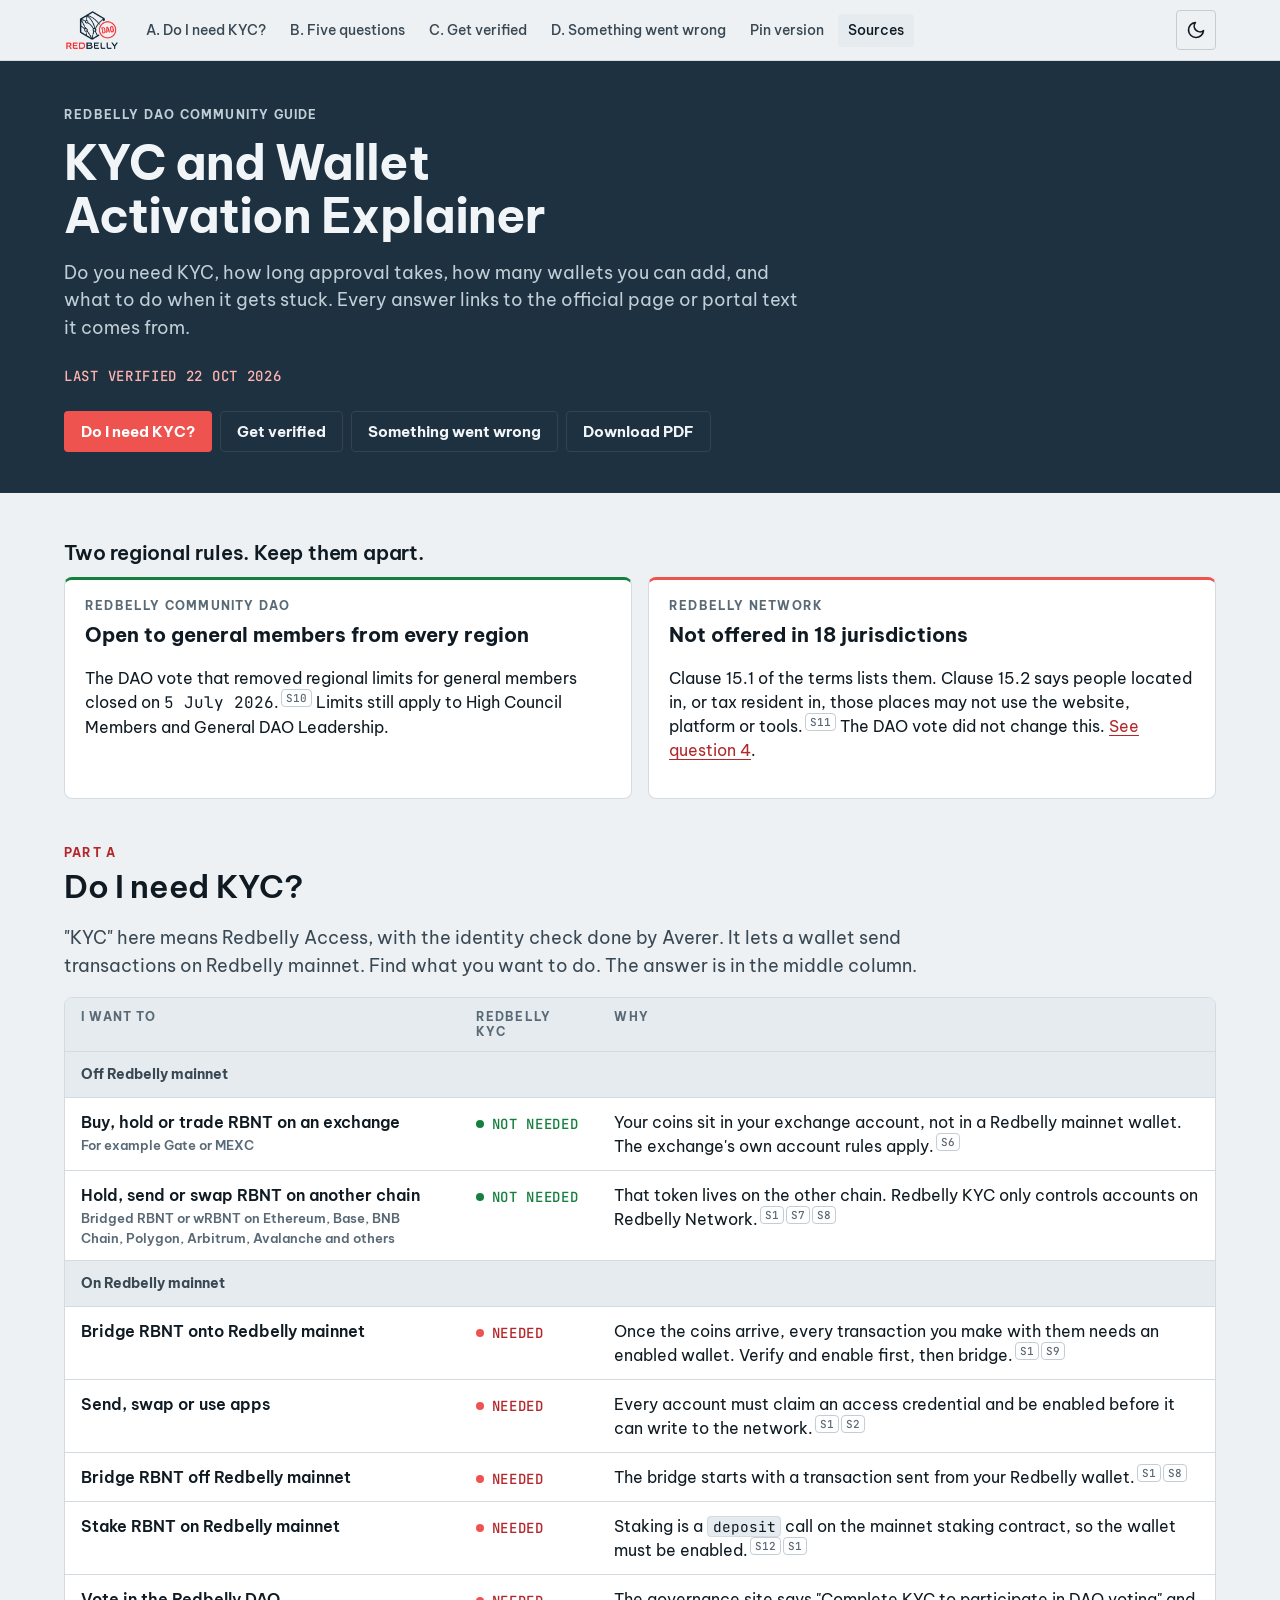
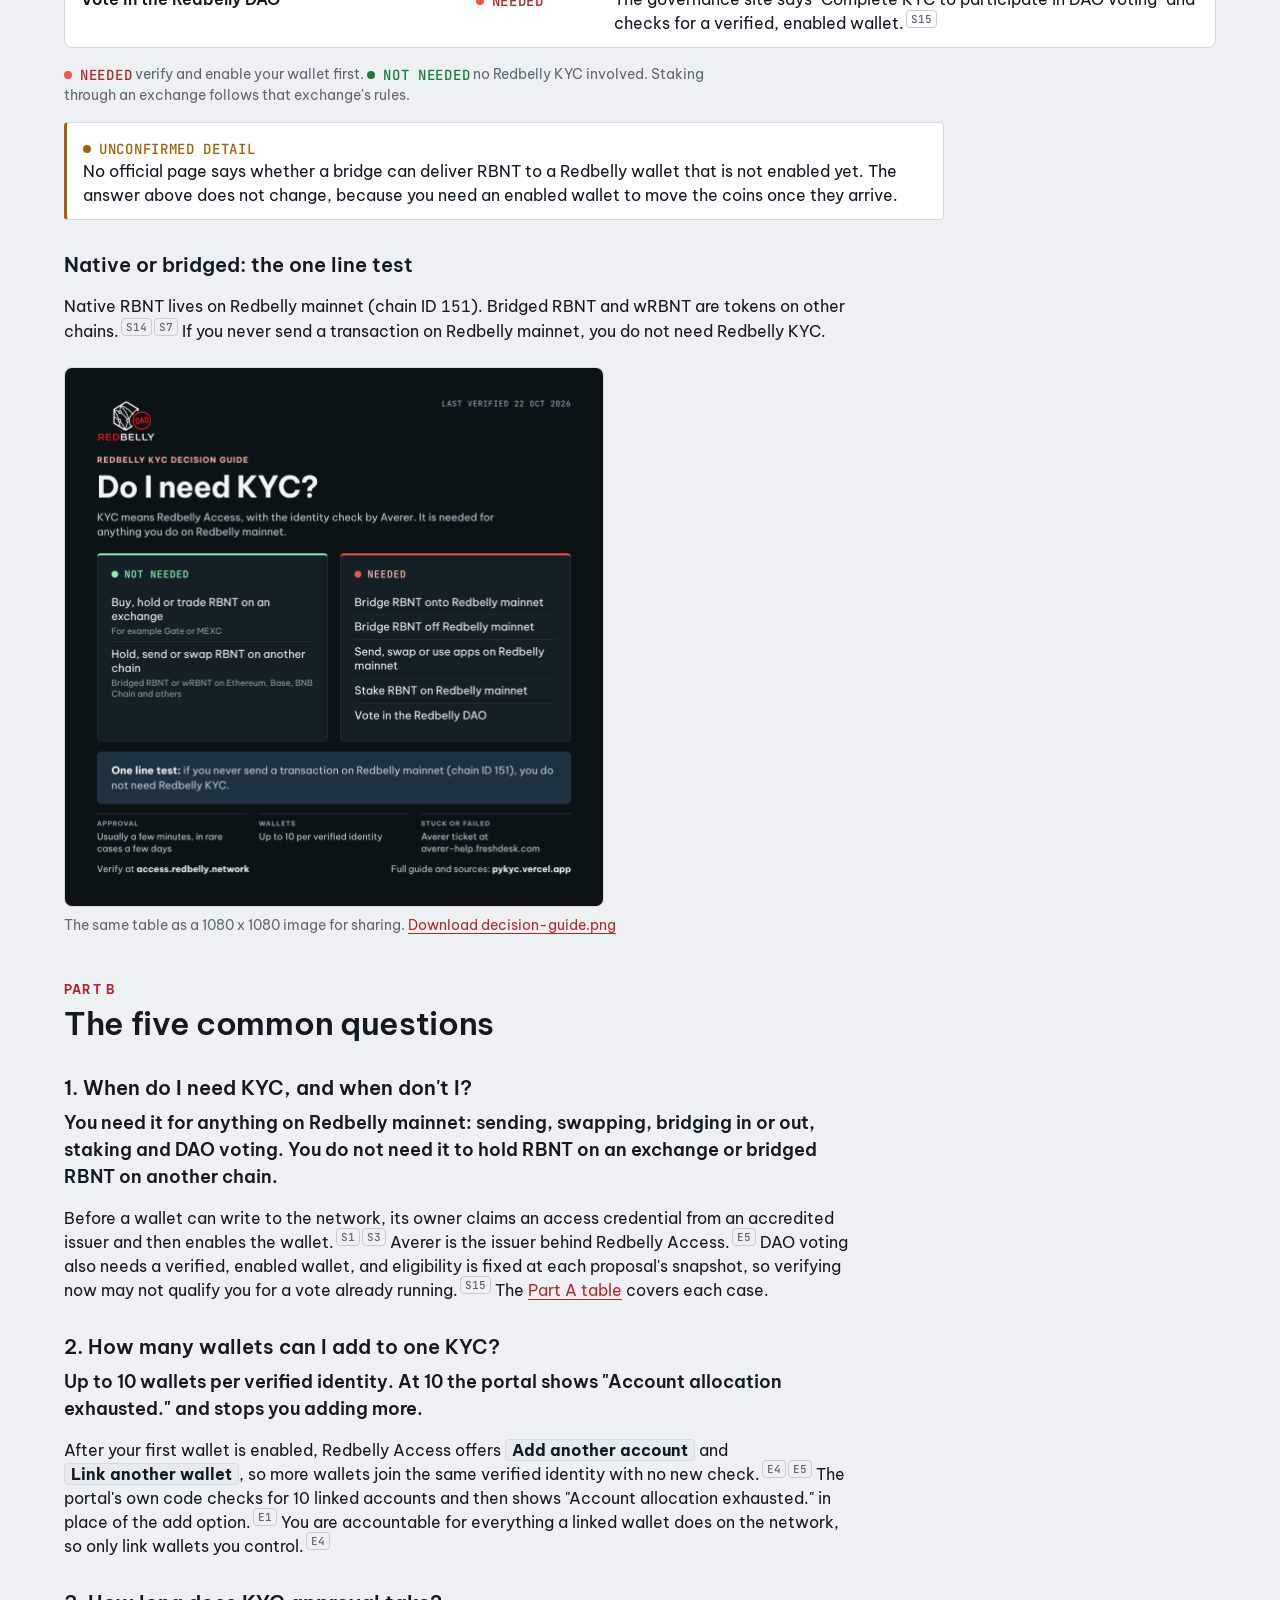
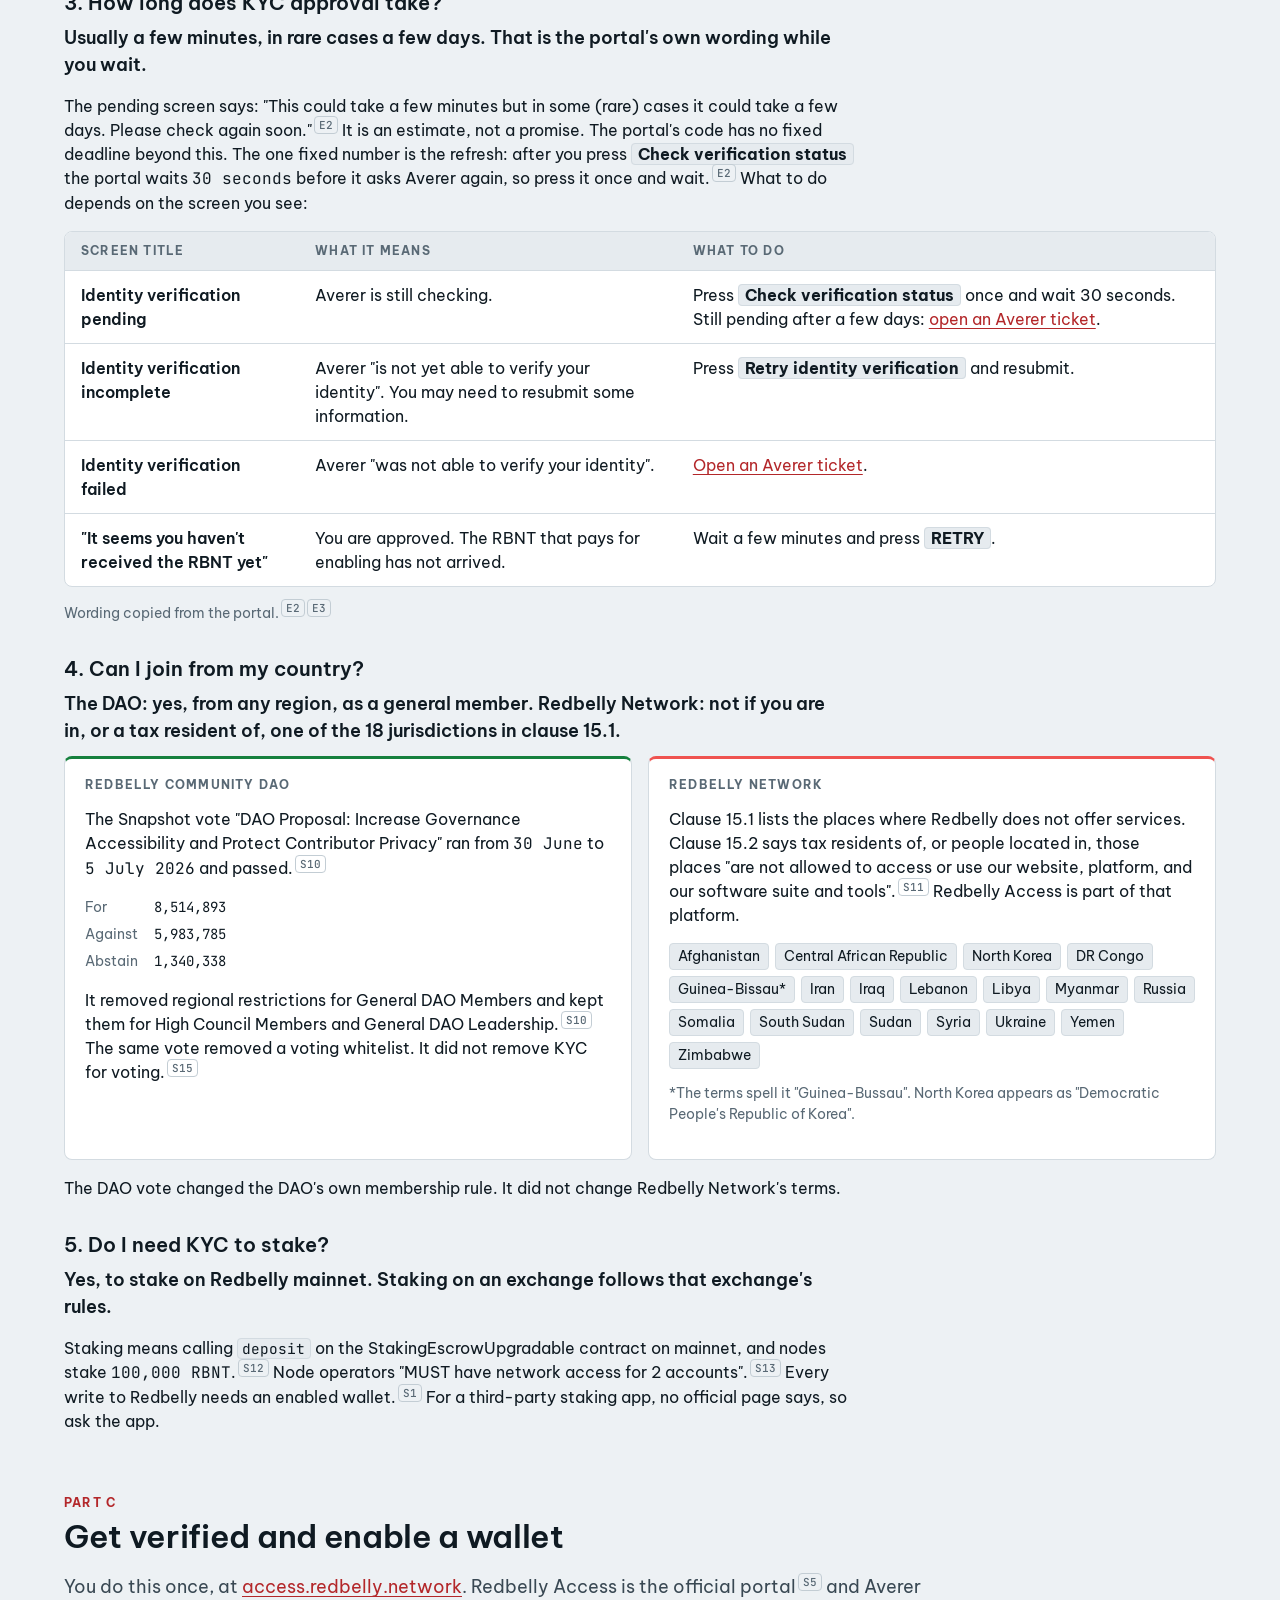
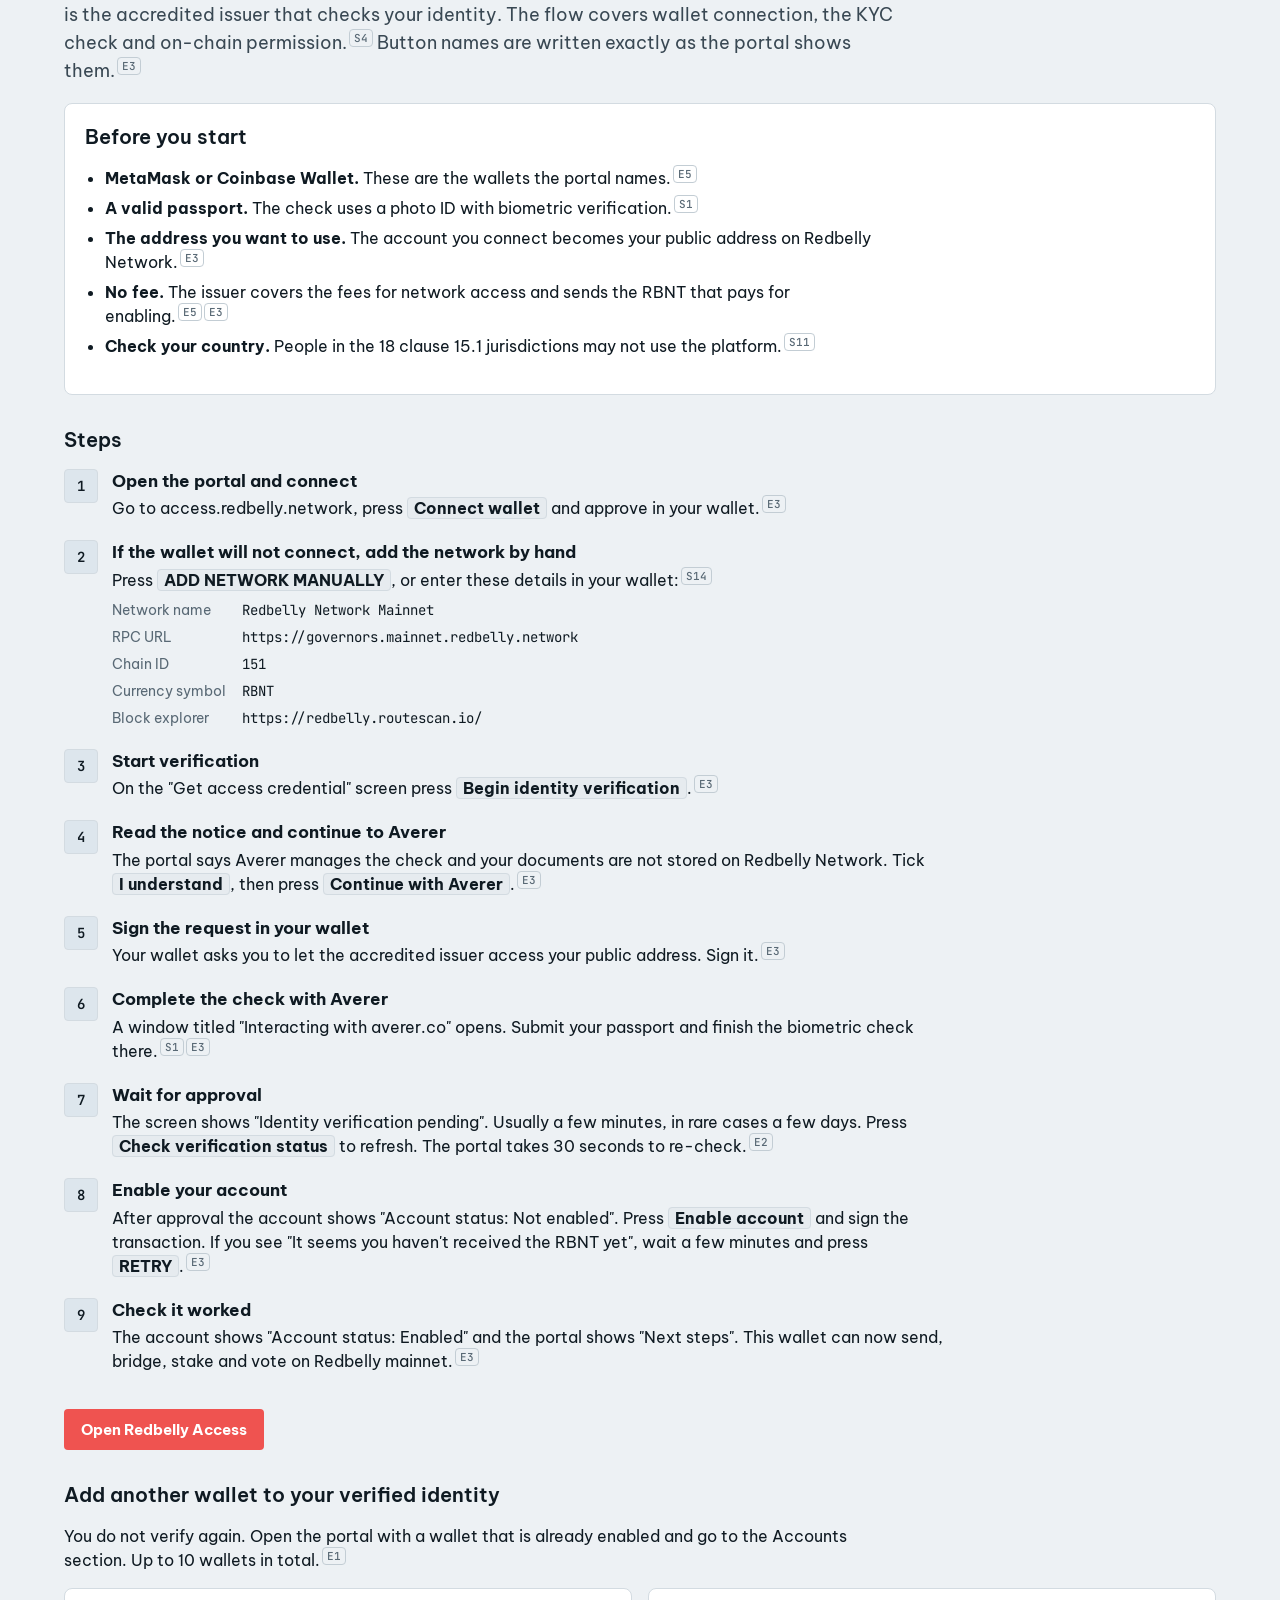
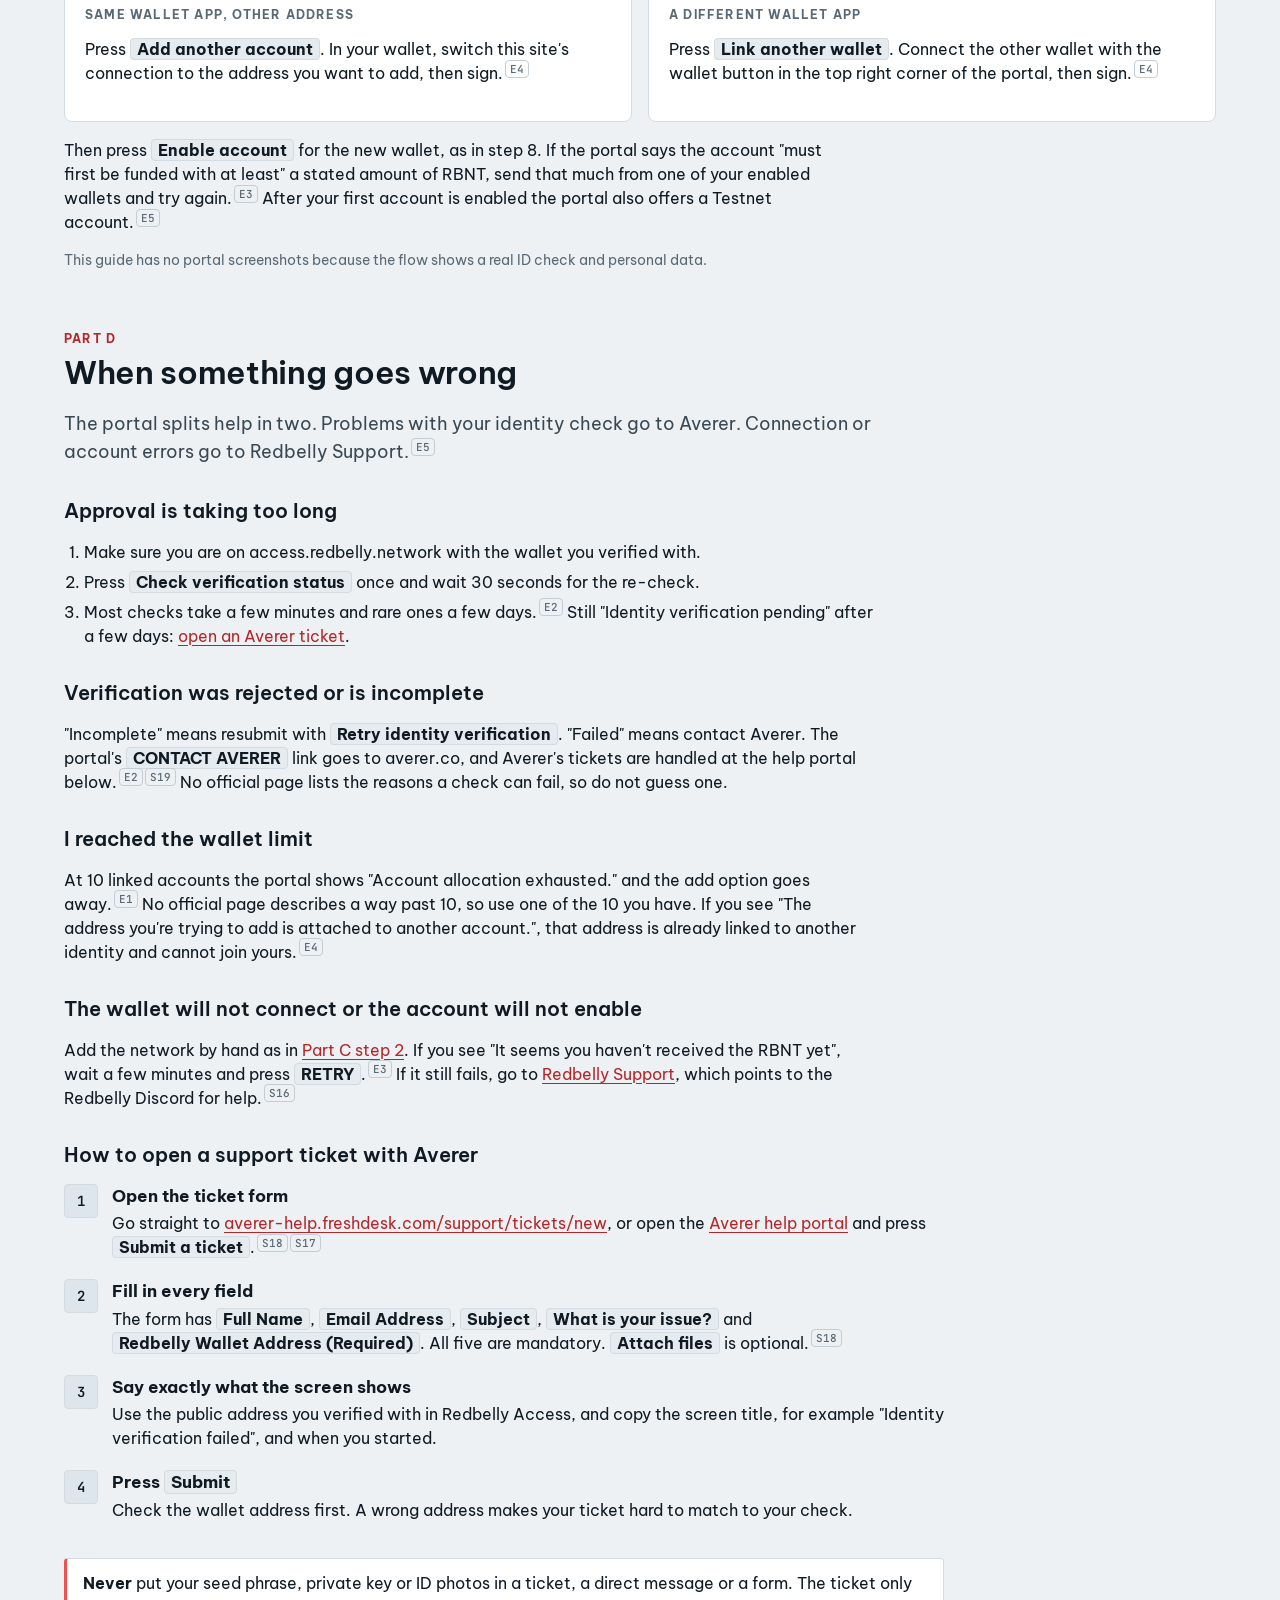
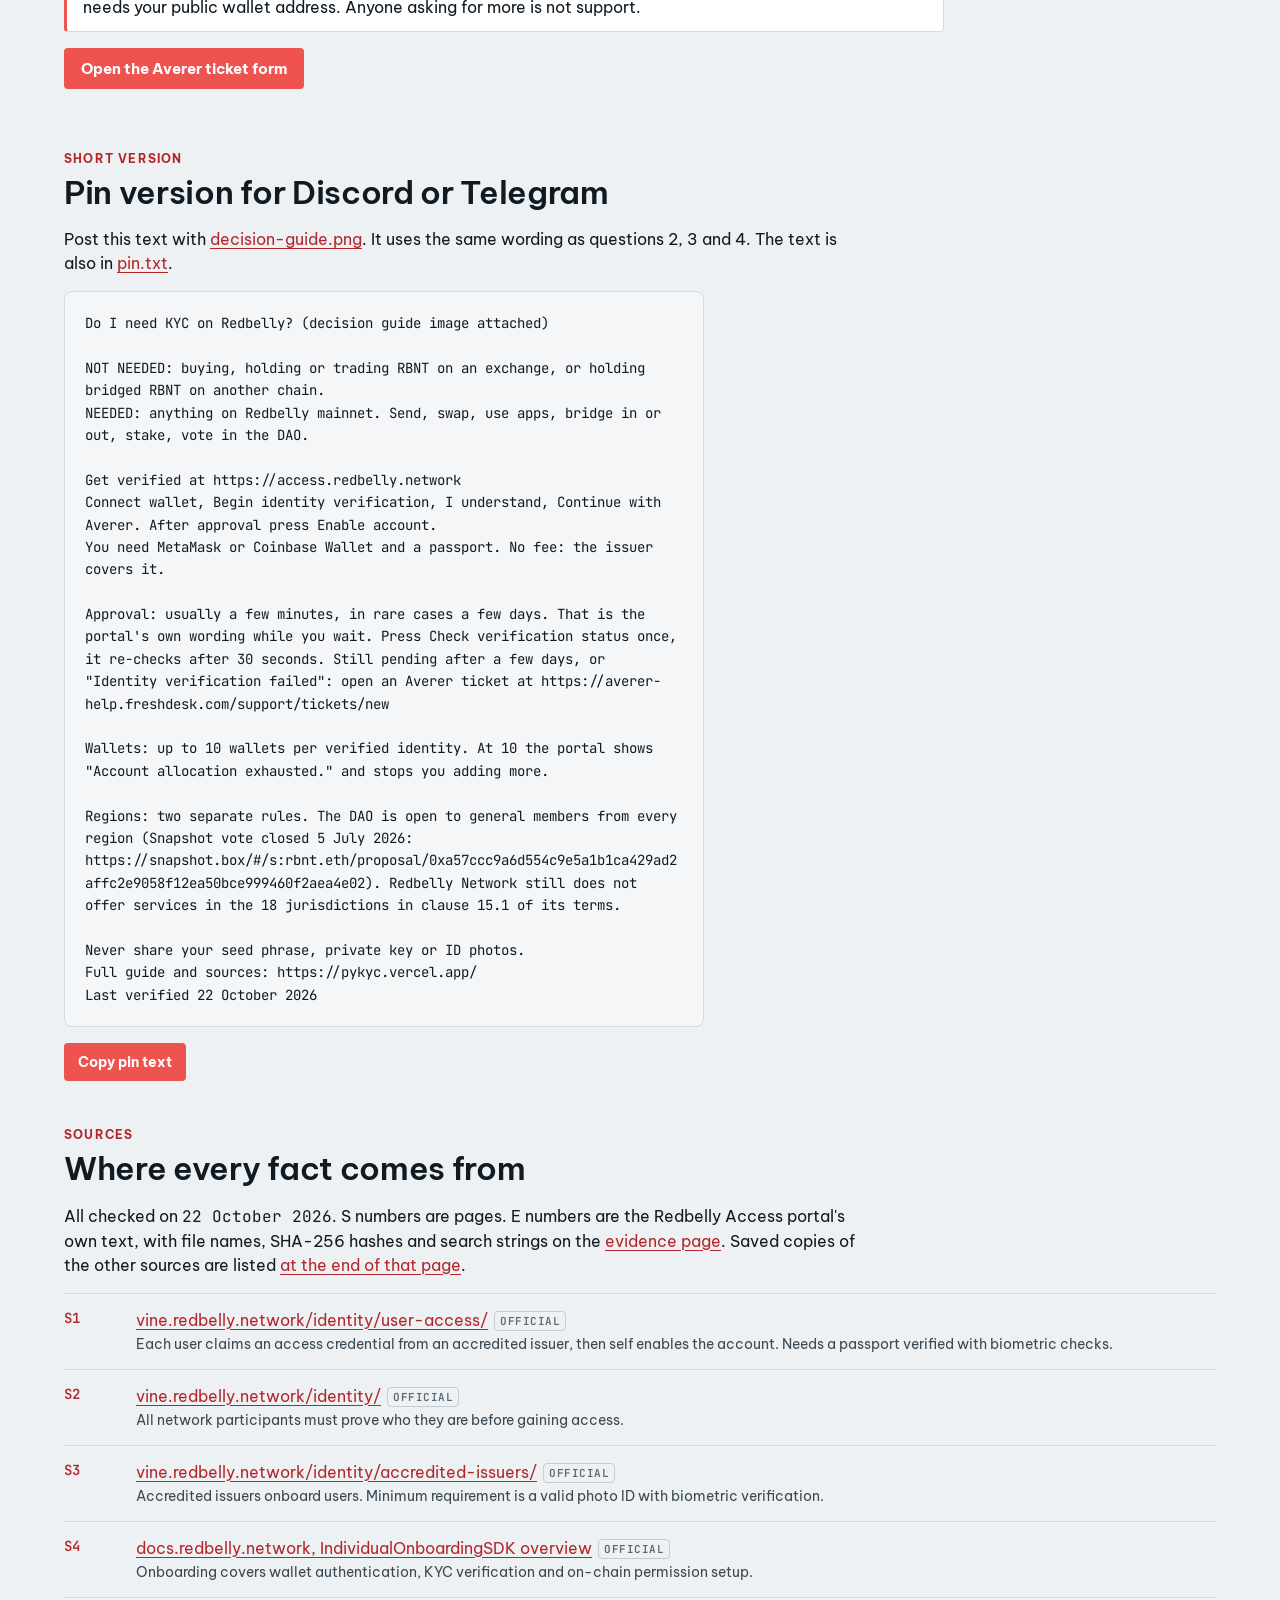
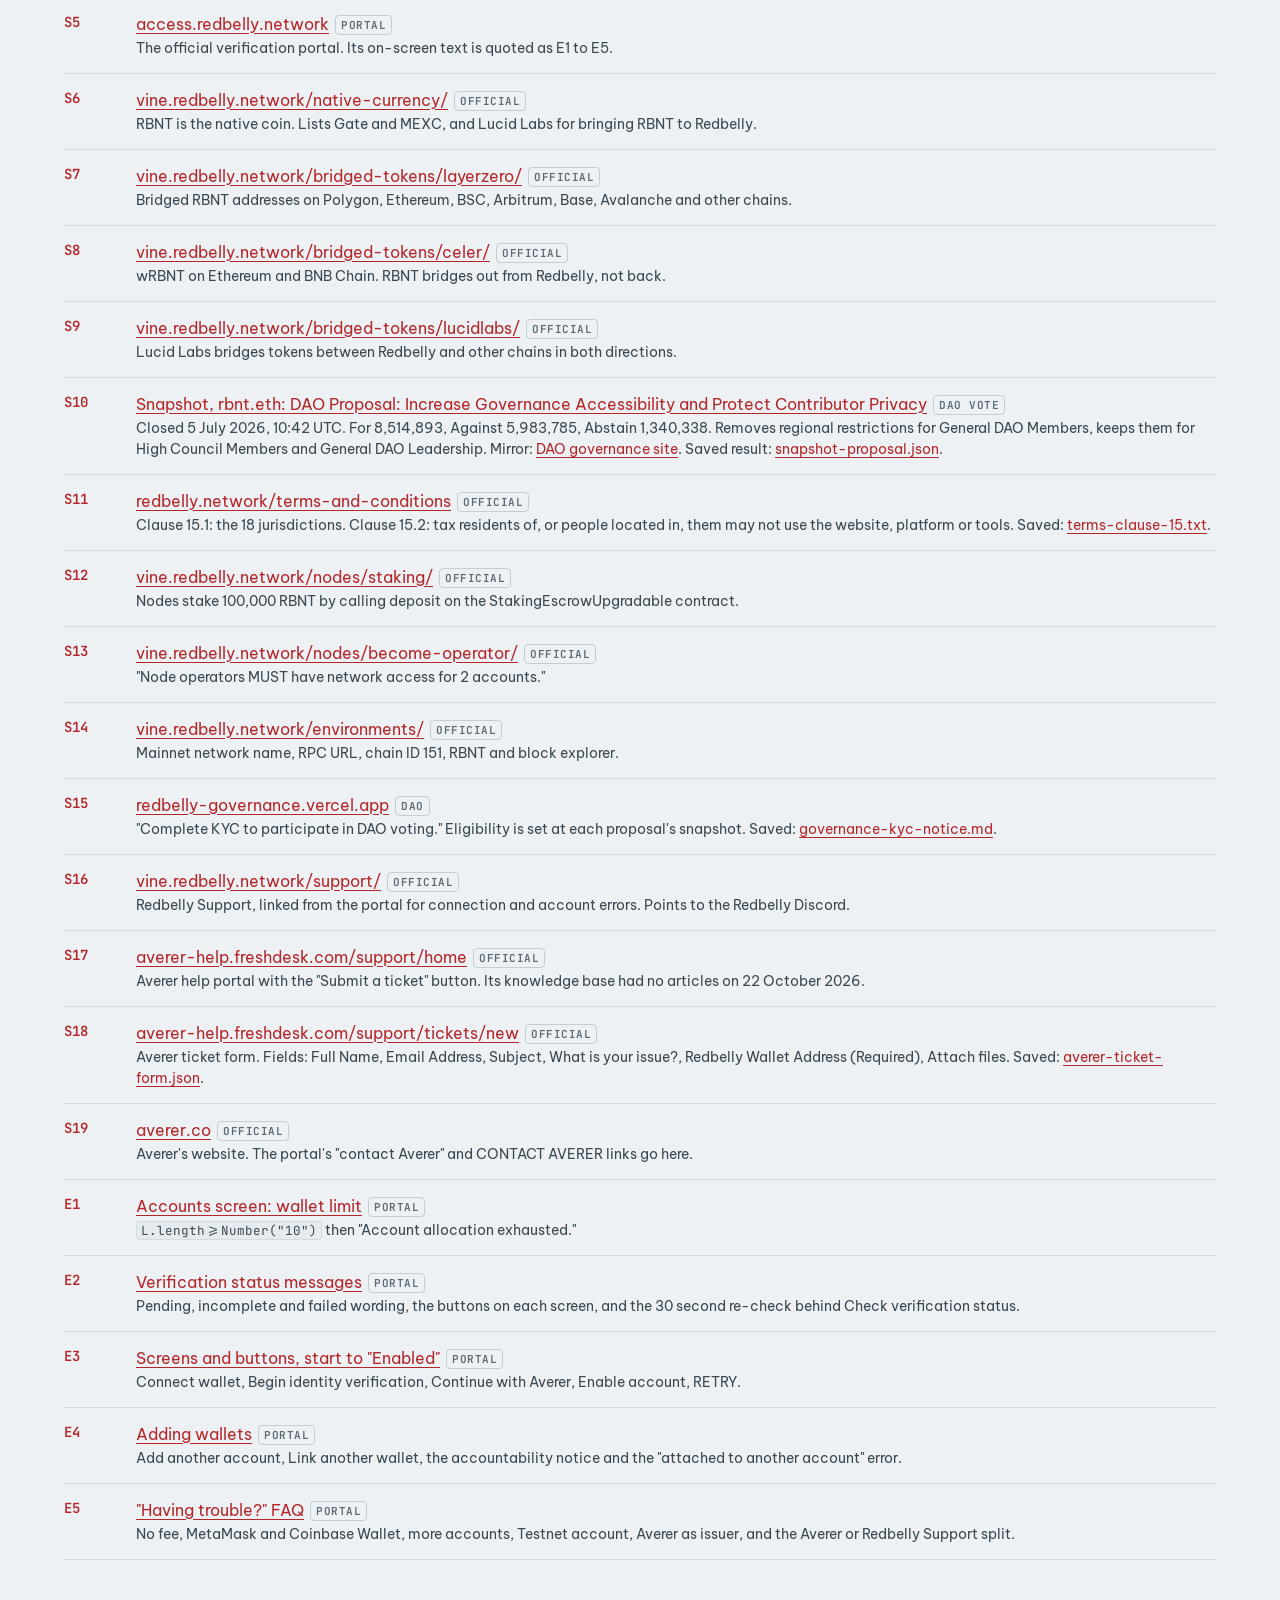
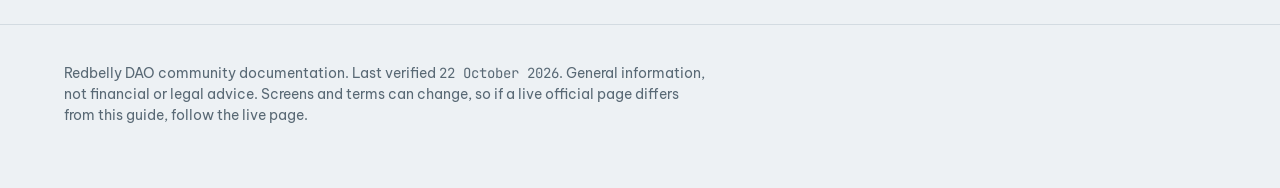
<file: index.html>
<!doctype html>
<html lang="en">
<head>
<meta charset="utf-8">
<meta name="viewport" content="width=device-width,initial-scale=1">
<title>KYC Explanation</title>
<meta name="description" content="Do you need Redbelly KYC, how long approval takes, how many wallets you can add, and what to do when verification gets stuck. Every fact links to an official source.">
<meta property="og:type" content="article">
<meta property="og:title" content="Redbelly KYC and Wallet Activation Explainer">
<meta property="og:description" content="Do I need KYC? Approval time, the 10 wallet limit, regions, and how to open an Averer ticket. Last verified 22 October 2026.">
<meta property="og:url" content="https://pykyc.vercel.app/">
<meta property="og:image" content="https://pykyc.vercel.app/img/og.png">
<meta property="og:image:width" content="1200">
<meta property="og:image:height" content="630">
<meta name="twitter:card" content="summary_large_image">
<meta name="theme-color" content="#0c1317">
<link rel="icon" type="image/png" sizes="32x32" href="img/favicon-32.png">
<link rel="icon" type="image/png" sizes="512x512" href="img/favicon-512.png">
<link rel="apple-touch-icon" href="img/apple-touch-icon.png">
<link rel="preload" href="fonts/BeVietnamPro-Regular.ttf" as="font" type="font/ttf" crossorigin>
<link rel="stylesheet" href="style.css">
<script>try{var t=localStorage.getItem("theme");if(t)document.documentElement.setAttribute("data-theme",t)}catch(e){}</script>
</head>
<body>
<a class="skip" href="#main">Skip to content</a>

<header class="bar">
  <div class="bar-in">
    <a href="#top" aria-label="Back to top">
      <img class="logo logo-for-dark" src="img/dao-logo-on-dark.png" alt="Redbelly DAO" width="56" height="40">
      <img class="logo logo-for-light" src="img/dao-logo-on-light.png" alt="Redbelly DAO" width="56" height="40">
    </a>
    <nav aria-label="Sections">
      <a href="#a">A. Do I need KYC?</a>
      <a href="#b">B. Five questions</a>
      <a href="#c">C. Get verified</a>
      <a href="#d">D. Something went wrong</a>
      <a href="#pin">Pin version</a>
      <a href="#sources">Sources</a>
    </nav>
    <button class="theme" id="theme" type="button" aria-label="Switch to light theme" title="Switch to light theme">
      <svg class="i-sun" viewBox="0 0 24 24" fill="none" stroke="currentColor" stroke-width="2" stroke-linecap="round" stroke-linejoin="round" aria-hidden="true"><circle cx="12" cy="12" r="4"/><path d="M12 2v2M12 20v2M4.93 4.93l1.41 1.41M17.66 17.66l1.41 1.41M2 12h2M20 12h2M4.93 19.07l1.41-1.41M17.66 6.34l1.41-1.41"/></svg>
      <svg class="i-moon" viewBox="0 0 24 24" fill="none" stroke="currentColor" stroke-width="2" stroke-linecap="round" stroke-linejoin="round" aria-hidden="true"><path d="M21 12.79A9 9 0 1 1 11.21 3 7 7 0 0 0 21 12.79z"/></svg>
    </button>
  </div>
</header>

<div class="hero" id="top">
  <div class="hero-in">
    <p class="kicker">Redbelly DAO community guide</p>
    <h1>KYC and Wallet Activation Explainer</h1>
    <p class="lead">Do you need KYC, how long approval takes, how many wallets you can add, and what to do when it gets stuck. Every answer links to the official page or portal text it comes from.</p>
    <p class="date">LAST VERIFIED 22 OCT 2026</p>
    <div class="actions">
      <a class="btn primary" href="#a">Do I need KYC?</a>
      <a class="btn ghost" href="#c">Get verified</a>
      <a class="btn ghost" href="#d">Something went wrong</a>
      <a class="btn ghost" href="KYC-and-Wallet-Activation-Explainer.pdf">Download PDF</a>
    </div>
  </div>
</div>

<main id="main" class="wrap">

<section aria-labelledby="regions-title">
  <h2 id="regions-title" class="h-small">Two regional rules. Keep them apart.</h2>
  <div class="grid2">
    <div class="card rule-card">
      <p class="label">Redbelly Community DAO</p>
      <p class="big">Open to general members from every region</p>
      <p>The DAO vote that removed regional limits for general members closed on <span class="mono">5 July 2026</span>.<sup class="c"><a href="#s10">S10</a></sup> Limits still apply to High Council Members and General DAO Leadership.</p>
    </div>
    <div class="card rule-card net">
      <p class="label">Redbelly Network</p>
      <p class="big">Not offered in 18 jurisdictions</p>
      <p>Clause 15.1 of the terms lists them. Clause 15.2 says people located in, or tax resident in, those places may not use the website, platform or tools.<sup class="c"><a href="#s11">S11</a></sup> The DAO vote did not change this. <a href="#b4">See question 4</a>.</p>
    </div>
  </div>
</section>

<!-- PART A -->
<section id="a" aria-labelledby="a-title">
  <p class="part">Part A</p>
  <h2 id="a-title">Do I need KYC?</h2>
  <p class="lead2">"KYC" here means Redbelly Access, with the identity check done by Averer. It lets a wallet send transactions on Redbelly mainnet. Find what you want to do. The answer is in the middle column.</p>

  <div class="tbl stack">
  <table>
    <thead><tr><th scope="col">I want to</th><th scope="col">Redbelly KYC</th><th scope="col">Why</th></tr></thead>
    <tbody>
      <tr class="group"><td colspan="3">Off Redbelly mainnet</td></tr>
      <tr>
        <td>Buy, hold or trade RBNT on an exchange<small>For example Gate or MEXC</small></td>
        <td><span class="st not">Not needed</span></td>
        <td data-l="Why">Your coins sit in your exchange account, not in a Redbelly mainnet wallet. The exchange's own account rules apply.<sup class="c"><a href="#s6">S6</a></sup></td>
      </tr>
      <tr>
        <td>Hold, send or swap RBNT on another chain<small>Bridged RBNT or wRBNT on Ethereum, Base, BNB Chain, Polygon, Arbitrum, Avalanche and others</small></td>
        <td><span class="st not">Not needed</span></td>
        <td data-l="Why">That token lives on the other chain. Redbelly KYC only controls accounts on Redbelly Network.<sup class="c"><a href="#s1">S1</a></sup><sup class="c"><a href="#s7">S7</a></sup><sup class="c"><a href="#s8">S8</a></sup></td>
      </tr>
      <tr class="group"><td colspan="3">On Redbelly mainnet</td></tr>
      <tr>
        <td>Bridge RBNT onto Redbelly mainnet</td>
        <td><span class="st need">Needed</span></td>
        <td data-l="Why">Once the coins arrive, every transaction you make with them needs an enabled wallet. Verify and enable first, then bridge.<sup class="c"><a href="#s1">S1</a></sup><sup class="c"><a href="#s9">S9</a></sup></td>
      </tr>
      <tr>
        <td>Send, swap or use apps</td>
        <td><span class="st need">Needed</span></td>
        <td data-l="Why">Every account must claim an access credential and be enabled before it can write to the network.<sup class="c"><a href="#s1">S1</a></sup><sup class="c"><a href="#s2">S2</a></sup></td>
      </tr>
      <tr>
        <td>Bridge RBNT off Redbelly mainnet</td>
        <td><span class="st need">Needed</span></td>
        <td data-l="Why">The bridge starts with a transaction sent from your Redbelly wallet.<sup class="c"><a href="#s1">S1</a></sup><sup class="c"><a href="#s8">S8</a></sup></td>
      </tr>
      <tr>
        <td>Stake RBNT on Redbelly mainnet</td>
        <td><span class="st need">Needed</span></td>
        <td data-l="Why">Staking is a <code>deposit</code> call on the mainnet staking contract, so the wallet must be enabled.<sup class="c"><a href="#s12">S12</a></sup><sup class="c"><a href="#s1">S1</a></sup></td>
      </tr>
      <tr>
        <td>Vote in the Redbelly DAO</td>
        <td><span class="st need">Needed</span></td>
        <td data-l="Why">The governance site says "Complete KYC to participate in DAO voting" and checks for a verified, enabled wallet.<sup class="c"><a href="#s15">S15</a></sup></td>
      </tr>
    </tbody>
  </table>
  </div>
  <p class="small muted"><span class="st need">Needed</span> verify and enable your wallet first. <span class="st not">Not needed</span> no Redbelly KYC involved. Staking through an exchange follows that exchange's rules.</p>

  <div class="note"><span class="st unc">Unconfirmed detail</span><br>No official page says whether a bridge can deliver RBNT to a Redbelly wallet that is not enabled yet. The answer above does not change, because you need an enabled wallet to move the coins once they arrive.</div>

  <h3>Native or bridged: the one line test</h3>
  <p>Native RBNT lives on Redbelly mainnet (chain ID <span class="mono">151</span>). Bridged RBNT and wRBNT are tokens on other chains.<sup class="c"><a href="#s14">S14</a></sup><sup class="c"><a href="#s7">S7</a></sup> If you never send a transaction on Redbelly mainnet, you do not need Redbelly KYC.</p>

  <figure style="margin:24px 0 0">
    <img class="guide" src="decision-guide.png" alt="Decision guide. Not needed: RBNT on an exchange, bridged RBNT on another chain. Needed: bridging onto or off Redbelly mainnet, sending or using apps, staking, DAO voting. Last verified 22 October 2026." width="1080" height="1080" loading="lazy">
    <figcaption class="small muted" style="margin-top:8px">The same table as a 1080 x 1080 image for sharing. <a href="decision-guide.png" download>Download decision-guide.png</a></figcaption>
  </figure>
</section>

<!-- PART B -->
<section id="b" aria-labelledby="b-title">
  <p class="part">Part B</p>
  <h2 id="b-title">The five common questions</h2>

  <h3 id="b1">1. When do I need KYC, and when don't I?</h3>
  <p class="answer">You need it for anything on Redbelly mainnet: sending, swapping, bridging in or out, staking and DAO voting. You do not need it to hold RBNT on an exchange or bridged RBNT on another chain.</p>
  <p>Before a wallet can write to the network, its owner claims an access credential from an accredited issuer and then enables the wallet.<sup class="c"><a href="#s1">S1</a></sup><sup class="c"><a href="#s3">S3</a></sup> Averer is the issuer behind Redbelly Access.<sup class="c"><a href="#e5">E5</a></sup> DAO voting also needs a verified, enabled wallet, and eligibility is fixed at each proposal's snapshot, so verifying now may not qualify you for a vote already running.<sup class="c"><a href="#s15">S15</a></sup> The <a href="#a">Part A table</a> covers each case.</p>

  <h3 id="b2">2. How many wallets can I add to one KYC?</h3>
  <p class="answer">Up to 10 wallets per verified identity. At 10 the portal shows "Account allocation exhausted." and stops you adding more.</p>
  <p>After your first wallet is enabled, Redbelly Access offers <span class="ui">Add another account</span> and <span class="ui">Link another wallet</span>, so more wallets join the same verified identity with no new check.<sup class="c"><a href="#e4">E4</a></sup><sup class="c"><a href="#e5">E5</a></sup> The portal's own code checks for 10 linked accounts and then shows "Account allocation exhausted." in place of the add option.<sup class="c"><a href="#e1">E1</a></sup> You are accountable for everything a linked wallet does on the network, so only link wallets you control.<sup class="c"><a href="#e4">E4</a></sup></p>

  <h3 id="b3">3. How long does KYC approval take?</h3>
  <p class="answer">Usually a few minutes, in rare cases a few days. That is the portal's own wording while you wait.</p>
  <p>The pending screen says: "This could take a few minutes but in some (rare) cases it could take a few days. Please check again soon."<sup class="c"><a href="#e2">E2</a></sup> It is an estimate, not a promise. The portal's code has no fixed deadline beyond this. The one fixed number is the refresh: after you press <span class="ui">Check verification status</span> the portal waits <span class="mono">30 seconds</span> before it asks Averer again, so press it once and wait.<sup class="c"><a href="#e2">E2</a></sup> What to do depends on the screen you see:</p>
  <div class="tbl stack">
  <table>
    <thead><tr><th scope="col">Screen title</th><th scope="col">What it means</th><th scope="col">What to do</th></tr></thead>
    <tbody>
      <tr><td>Identity verification pending</td><td data-l="What it means">Averer is still checking.</td><td data-l="What to do">Press <span class="ui">Check verification status</span> once and wait 30 seconds. Still pending after a few days: <a href="#d-ticket">open an Averer ticket</a>.</td></tr>
      <tr><td>Identity verification incomplete</td><td data-l="What it means">Averer "is not yet able to verify your identity". You may need to resubmit some information.</td><td data-l="What to do">Press <span class="ui">Retry identity verification</span> and resubmit.</td></tr>
      <tr><td>Identity verification failed</td><td data-l="What it means">Averer "was not able to verify your identity".</td><td data-l="What to do"><a href="#d-ticket">Open an Averer ticket</a>.</td></tr>
      <tr><td>"It seems you haven't received the RBNT yet"</td><td data-l="What it means">You are approved. The RBNT that pays for enabling has not arrived.</td><td data-l="What to do">Wait a few minutes and press <span class="ui">RETRY</span>.</td></tr>
    </tbody>
  </table>
  </div>
  <p class="small muted">Wording copied from the portal.<sup class="c"><a href="#e2">E2</a></sup><sup class="c"><a href="#e3">E3</a></sup></p>

  <h3 id="b4">4. Can I join from my country?</h3>
  <p class="answer">The DAO: yes, from any region, as a general member. Redbelly Network: not if you are in, or a tax resident of, one of the 18 jurisdictions in clause 15.1.</p>
  <div class="grid2">
    <div class="card rule-card">
      <p class="label">Redbelly Community DAO</p>
      <p>The Snapshot vote "DAO Proposal: Increase Governance Accessibility and Protect Contributor Privacy" ran from <span class="mono">30 June</span> to <span class="mono">5 July 2026</span> and passed.<sup class="c"><a href="#s10">S10</a></sup></p>
      <dl class="kv">
        <dt>For</dt><dd>8,514,893</dd>
        <dt>Against</dt><dd>5,983,785</dd>
        <dt>Abstain</dt><dd>1,340,338</dd>
      </dl>
      <p>It removed regional restrictions for General DAO Members and kept them for High Council Members and General DAO Leadership.<sup class="c"><a href="#s10">S10</a></sup> The same vote removed a voting whitelist. It did not remove KYC for voting.<sup class="c"><a href="#s15">S15</a></sup></p>
    </div>
    <div class="card rule-card net">
      <p class="label">Redbelly Network</p>
      <p>Clause 15.1 lists the places where Redbelly does not offer services. Clause 15.2 says tax residents of, or people located in, those places "are not allowed to access or use our website, platform, and our software suite and tools".<sup class="c"><a href="#s11">S11</a></sup> Redbelly Access is part of that platform.</p>
      <ul class="chips" aria-label="Clause 15.1 jurisdictions">
        <li>Afghanistan</li><li>Central African Republic</li><li>North Korea</li><li>DR Congo</li><li>Guinea-Bissau*</li><li>Iran</li><li>Iraq</li><li>Lebanon</li><li>Libya</li><li>Myanmar</li><li>Russia</li><li>Somalia</li><li>South Sudan</li><li>Sudan</li><li>Syria</li><li>Ukraine</li><li>Yemen</li><li>Zimbabwe</li>
      </ul>
      <p class="small muted">*The terms spell it "Guinea-Bussau". North Korea appears as "Democratic People's Republic of Korea".</p>
    </div>
  </div>
  <p>The DAO vote changed the DAO's own membership rule. It did not change Redbelly Network's terms.</p>

  <h3 id="b5">5. Do I need KYC to stake?</h3>
  <p class="answer">Yes, to stake on Redbelly mainnet. Staking on an exchange follows that exchange's rules.</p>
  <p>Staking means calling <code>deposit</code> on the StakingEscrowUpgradable contract on mainnet, and nodes stake <span class="mono">100,000 RBNT</span>.<sup class="c"><a href="#s12">S12</a></sup> Node operators "MUST have network access for 2 accounts".<sup class="c"><a href="#s13">S13</a></sup> Every write to Redbelly needs an enabled wallet.<sup class="c"><a href="#s1">S1</a></sup> For a third-party staking app, no official page says, so ask the app.</p>
</section>

<!-- PART C -->
<section id="c" aria-labelledby="c-title">
  <p class="part">Part C</p>
  <h2 id="c-title">Get verified and enable a wallet</h2>
  <p class="lead2">You do this once, at <a href="https://access.redbelly.network/">access.redbelly.network</a>. Redbelly Access is the official portal<sup class="c"><a href="#s5">S5</a></sup> and Averer is the accredited issuer that checks your identity. The flow covers wallet connection, the KYC check and on-chain permission.<sup class="c"><a href="#s4">S4</a></sup> Button names are written exactly as the portal shows them.<sup class="c"><a href="#e3">E3</a></sup></p>

  <div class="card" style="margin:16px 0 24px">
    <h3>Before you start</h3>
    <ul>
      <li><strong>MetaMask or Coinbase Wallet.</strong> These are the wallets the portal names.<sup class="c"><a href="#e5">E5</a></sup></li>
      <li><strong>A valid passport.</strong> The check uses a photo ID with biometric verification.<sup class="c"><a href="#s1">S1</a></sup></li>
      <li><strong>The address you want to use.</strong> The account you connect becomes your public address on Redbelly Network.<sup class="c"><a href="#e3">E3</a></sup></li>
      <li><strong>No fee.</strong> The issuer covers the fees for network access and sends the RBNT that pays for enabling.<sup class="c"><a href="#e5">E5</a></sup><sup class="c"><a href="#e3">E3</a></sup></li>
      <li><strong>Check your country.</strong> People in the 18 clause 15.1 jurisdictions may not use the platform.<sup class="c"><a href="#s11">S11</a></sup></li>
    </ul>
  </div>

  <h3>Steps</h3>
  <ol class="steps">
    <li><strong>Open the portal and connect</strong>Go to access.redbelly.network, press <span class="ui">Connect wallet</span> and approve in your wallet.<sup class="c"><a href="#e3">E3</a></sup></li>
    <li><strong>If the wallet will not connect, add the network by hand</strong>Press <span class="ui">ADD NETWORK MANUALLY</span>, or enter these details in your wallet:<sup class="c"><a href="#s14">S14</a></sup>
      <dl class="kv">
        <dt>Network name</dt><dd>Redbelly Network Mainnet</dd>
        <dt>RPC URL</dt><dd>https://governors.mainnet.redbelly.network</dd>
        <dt>Chain ID</dt><dd>151</dd>
        <dt>Currency symbol</dt><dd>RBNT</dd>
        <dt>Block explorer</dt><dd>https://redbelly.routescan.io/</dd>
      </dl>
    </li>
    <li><strong>Start verification</strong>On the "Get access credential" screen press <span class="ui">Begin identity verification</span>.<sup class="c"><a href="#e3">E3</a></sup></li>
    <li><strong>Read the notice and continue to Averer</strong>The portal says Averer manages the check and your documents are not stored on Redbelly Network. Tick <span class="ui">I understand</span>, then press <span class="ui">Continue with Averer</span>.<sup class="c"><a href="#e3">E3</a></sup></li>
    <li><strong>Sign the request in your wallet</strong>Your wallet asks you to let the accredited issuer access your public address. Sign it.<sup class="c"><a href="#e3">E3</a></sup></li>
    <li><strong>Complete the check with Averer</strong>A window titled "Interacting with averer.co" opens. Submit your passport and finish the biometric check there.<sup class="c"><a href="#s1">S1</a></sup><sup class="c"><a href="#e3">E3</a></sup></li>
    <li><strong>Wait for approval</strong>The screen shows "Identity verification pending". Usually a few minutes, in rare cases a few days. Press <span class="ui">Check verification status</span> to refresh. The portal takes 30 seconds to re-check.<sup class="c"><a href="#e2">E2</a></sup></li>
    <li><strong>Enable your account</strong>After approval the account shows "Account status: Not enabled". Press <span class="ui">Enable account</span> and sign the transaction. If you see "It seems you haven't received the RBNT yet", wait a few minutes and press <span class="ui">RETRY</span>.<sup class="c"><a href="#e3">E3</a></sup></li>
    <li><strong>Check it worked</strong>The account shows "Account status: Enabled" and the portal shows "Next steps". This wallet can now send, bridge, stake and vote on Redbelly mainnet.<sup class="c"><a href="#e3">E3</a></sup></li>
  </ol>
  <p><a class="btn primary" href="https://access.redbelly.network/">Open Redbelly Access</a></p>

  <h3>Add another wallet to your verified identity</h3>
  <p>You do not verify again. Open the portal with a wallet that is already enabled and go to the Accounts section. Up to 10 wallets in total.<sup class="c"><a href="#e1">E1</a></sup></p>
  <div class="grid2">
    <div class="card"><p class="label">Same wallet app, other address</p><p>Press <span class="ui">Add another account</span>. In your wallet, switch this site's connection to the address you want to add, then sign.<sup class="c"><a href="#e4">E4</a></sup></p></div>
    <div class="card"><p class="label">A different wallet app</p><p>Press <span class="ui">Link another wallet</span>. Connect the other wallet with the wallet button in the top right corner of the portal, then sign.<sup class="c"><a href="#e4">E4</a></sup></p></div>
  </div>
  <p>Then press <span class="ui">Enable account</span> for the new wallet, as in step 8. If the portal says the account "must first be funded with at least" a stated amount of RBNT, send that much from one of your enabled wallets and try again.<sup class="c"><a href="#e3">E3</a></sup> After your first account is enabled the portal also offers a Testnet account.<sup class="c"><a href="#e5">E5</a></sup></p>
  <p class="small muted">This guide has no portal screenshots because the flow shows a real ID check and personal data.</p>
</section>

<!-- PART D -->
<section id="d" aria-labelledby="d-title">
  <p class="part">Part D</p>
  <h2 id="d-title">When something goes wrong</h2>
  <p class="lead2">The portal splits help in two. Problems with your identity check go to Averer. Connection or account errors go to Redbelly Support.<sup class="c"><a href="#e5">E5</a></sup></p>

  <h3>Approval is taking too long</h3>
  <ol>
    <li>Make sure you are on access.redbelly.network with the wallet you verified with.</li>
    <li>Press <span class="ui">Check verification status</span> once and wait 30 seconds for the re-check.</li>
    <li>Most checks take a few minutes and rare ones a few days.<sup class="c"><a href="#e2">E2</a></sup> Still "Identity verification pending" after a few days: <a href="#d-ticket">open an Averer ticket</a>.</li>
  </ol>

  <h3>Verification was rejected or is incomplete</h3>
  <p>"Incomplete" means resubmit with <span class="ui">Retry identity verification</span>. "Failed" means contact Averer. The portal's <span class="ui">CONTACT AVERER</span> link goes to averer.co, and Averer's tickets are handled at the help portal below.<sup class="c"><a href="#e2">E2</a></sup><sup class="c"><a href="#s19">S19</a></sup> No official page lists the reasons a check can fail, so do not guess one.</p>

  <h3>I reached the wallet limit</h3>
  <p>At 10 linked accounts the portal shows "Account allocation exhausted." and the add option goes away.<sup class="c"><a href="#e1">E1</a></sup> No official page describes a way past 10, so use one of the 10 you have. If you see "The address you're trying to add is attached to another account.", that address is already linked to another identity and cannot join yours.<sup class="c"><a href="#e4">E4</a></sup></p>

  <h3>The wallet will not connect or the account will not enable</h3>
  <p>Add the network by hand as in <a href="#c">Part C step 2</a>. If you see "It seems you haven't received the RBNT yet", wait a few minutes and press <span class="ui">RETRY</span>.<sup class="c"><a href="#e3">E3</a></sup> If it still fails, go to <a href="https://vine.redbelly.network/support/">Redbelly Support</a>, which points to the Redbelly Discord for help.<sup class="c"><a href="#s16">S16</a></sup></p>

  <h3 id="d-ticket">How to open a support ticket with Averer</h3>
  <ol class="steps">
    <li><strong>Open the ticket form</strong>Go straight to <a href="https://averer-help.freshdesk.com/support/tickets/new">averer-help.freshdesk.com/support/tickets/new</a>, or open the <a href="https://averer-help.freshdesk.com/support/home">Averer help portal</a> and press <span class="ui">Submit a ticket</span>.<sup class="c"><a href="#s18">S18</a></sup><sup class="c"><a href="#s17">S17</a></sup></li>
    <li><strong>Fill in every field</strong>The form has <span class="ui">Full Name</span>, <span class="ui">Email Address</span>, <span class="ui">Subject</span>, <span class="ui">What is your issue?</span> and <span class="ui">Redbelly Wallet Address (Required)</span>. All five are mandatory. <span class="ui">Attach files</span> is optional.<sup class="c"><a href="#s18">S18</a></sup></li>
    <li><strong>Say exactly what the screen shows</strong>Use the public address you verified with in Redbelly Access, and copy the screen title, for example "Identity verification failed", and when you started.</li>
    <li><strong>Press <span class="ui">Submit</span></strong>Check the wallet address first. A wrong address makes your ticket hard to match to your check.</li>
  </ol>
  <div class="note warnbox"><strong>Never</strong> put your seed phrase, private key or ID photos in a ticket, a direct message or a form. The ticket only needs your public wallet address. Anyone asking for more is not support.</div>
  <p><a class="btn primary" href="https://averer-help.freshdesk.com/support/tickets/new">Open the Averer ticket form</a></p>
</section>

<!-- PIN -->
<section id="pin" aria-labelledby="pin-title">
  <p class="part">Short version</p>
  <h2 id="pin-title">Pin version for Discord or Telegram</h2>
  <p>Post this text with <a href="decision-guide.png" download>decision-guide.png</a>. It uses the same wording as questions 2, 3 and 4. The text is also in <a href="pin.txt">pin.txt</a>.</p>
  <pre class="pin" id="pin-text">Do I need KYC on Redbelly? (decision guide image attached)

NOT NEEDED: buying, holding or trading RBNT on an exchange, or holding bridged RBNT on another chain.
NEEDED: anything on Redbelly mainnet. Send, swap, use apps, bridge in or out, stake, vote in the DAO.

Get verified at https://access.redbelly.network
Connect wallet, Begin identity verification, I understand, Continue with Averer. After approval press Enable account.
You need MetaMask or Coinbase Wallet and a passport. No fee: the issuer covers it.

Approval: usually a few minutes, in rare cases a few days. That is the portal's own wording while you wait. Press Check verification status once, it re-checks after 30 seconds. Still pending after a few days, or "Identity verification failed": open an Averer ticket at https://averer-help.freshdesk.com/support/tickets/new

Wallets: up to 10 wallets per verified identity. At 10 the portal shows "Account allocation exhausted." and stops you adding more.

Regions: two separate rules. The DAO is open to general members from every region (Snapshot vote closed 5 July 2026: https://snapshot.box/#/s:rbnt.eth/proposal/0xa57ccc9a6d554c9e5a1b1ca429ad2affc2e9058f12ea50bce999460f2aea4e02). Redbelly Network still does not offer services in the 18 jurisdictions in clause 15.1 of its terms.

Never share your seed phrase, private key or ID photos.
Full guide and sources: https://pykyc.vercel.app/
Last verified 22 October 2026</pre>
  <button class="copy noprint" id="copy" type="button">Copy pin text</button>
</section>

<!-- SOURCES -->
<section id="sources" aria-labelledby="src-title">
  <p class="part">Sources</p>
  <h2 id="src-title">Where every fact comes from</h2>
  <p>All checked on <span class="mono">22 October 2026</span>. S numbers are pages. E numbers are the Redbelly Access portal's own text, with file names, SHA-256 hashes and search strings on the <a href="evidence.html">evidence page</a>. Saved copies of the other sources are listed <a href="evidence.html#other">at the end of that page</a>.</p>
  <ol class="src">
    <li id="s1"><span class="sid">S1</span><span><a href="https://vine.redbelly.network/identity/user-access/">vine.redbelly.network/identity/user-access/</a><span class="kind">OFFICIAL</span><span class="what">Each user claims an access credential from an accredited issuer, then self enables the account. Needs a passport verified with biometric checks.</span></span></li>
    <li id="s2"><span class="sid">S2</span><span><a href="https://vine.redbelly.network/identity/">vine.redbelly.network/identity/</a><span class="kind">OFFICIAL</span><span class="what">All network participants must prove who they are before gaining access.</span></span></li>
    <li id="s3"><span class="sid">S3</span><span><a href="https://vine.redbelly.network/identity/accredited-issuers/">vine.redbelly.network/identity/accredited-issuers/</a><span class="kind">OFFICIAL</span><span class="what">Accredited issuers onboard users. Minimum requirement is a valid photo ID with biometric verification.</span></span></li>
    <li id="s4"><span class="sid">S4</span><span><a href="https://docs.redbelly.network/pages/eligibility-sdk/onboarding/individual/overview/">docs.redbelly.network, IndividualOnboardingSDK overview</a><span class="kind">OFFICIAL</span><span class="what">Onboarding covers wallet authentication, KYC verification and on-chain permission setup.</span></span></li>
    <li id="s5"><span class="sid">S5</span><span><a href="https://access.redbelly.network/">access.redbelly.network</a><span class="kind">PORTAL</span><span class="what">The official verification portal. Its on-screen text is quoted as E1 to E5.</span></span></li>
    <li id="s6"><span class="sid">S6</span><span><a href="https://vine.redbelly.network/native-currency/">vine.redbelly.network/native-currency/</a><span class="kind">OFFICIAL</span><span class="what">RBNT is the native coin. Lists Gate and MEXC, and Lucid Labs for bringing RBNT to Redbelly.</span></span></li>
    <li id="s7"><span class="sid">S7</span><span><a href="https://vine.redbelly.network/bridged-tokens/layerzero/">vine.redbelly.network/bridged-tokens/layerzero/</a><span class="kind">OFFICIAL</span><span class="what">Bridged RBNT addresses on Polygon, Ethereum, BSC, Arbitrum, Base, Avalanche and other chains.</span></span></li>
    <li id="s8"><span class="sid">S8</span><span><a href="https://vine.redbelly.network/bridged-tokens/celer/">vine.redbelly.network/bridged-tokens/celer/</a><span class="kind">OFFICIAL</span><span class="what">wRBNT on Ethereum and BNB Chain. RBNT bridges out from Redbelly, not back.</span></span></li>
    <li id="s9"><span class="sid">S9</span><span><a href="https://vine.redbelly.network/bridged-tokens/lucidlabs/">vine.redbelly.network/bridged-tokens/lucidlabs/</a><span class="kind">OFFICIAL</span><span class="what">Lucid Labs bridges tokens between Redbelly and other chains in both directions.</span></span></li>
    <li id="s10"><span class="sid">S10</span><span><a href="https://snapshot.box/#/s:rbnt.eth/proposal/0xa57ccc9a6d554c9e5a1b1ca429ad2affc2e9058f12ea50bce999460f2aea4e02">Snapshot, rbnt.eth: DAO Proposal: Increase Governance Accessibility and Protect Contributor Privacy</a><span class="kind">DAO VOTE</span><span class="what">Closed 5 July 2026, 10:42 UTC. For 8,514,893, Against 5,983,785, Abstain 1,340,338. Removes regional restrictions for General DAO Members, keeps them for High Council Members and General DAO Leadership. Mirror: <a href="https://redbelly-governance.vercel.app/proposal/9e19c1c0-e981-4f8a-8d8a-0c8be619a36f">DAO governance site</a>. Saved result: <a href="evidence/snapshot-proposal.json">snapshot-proposal.json</a>.</span></span></li>
    <li id="s11"><span class="sid">S11</span><span><a href="https://redbelly.network/terms-and-conditions">redbelly.network/terms-and-conditions</a><span class="kind">OFFICIAL</span><span class="what">Clause 15.1: the 18 jurisdictions. Clause 15.2: tax residents of, or people located in, them may not use the website, platform or tools. Saved: <a href="evidence/terms-clause-15.txt">terms-clause-15.txt</a>.</span></span></li>
    <li id="s12"><span class="sid">S12</span><span><a href="https://vine.redbelly.network/nodes/staking/">vine.redbelly.network/nodes/staking/</a><span class="kind">OFFICIAL</span><span class="what">Nodes stake 100,000 RBNT by calling deposit on the StakingEscrowUpgradable contract.</span></span></li>
    <li id="s13"><span class="sid">S13</span><span><a href="https://vine.redbelly.network/nodes/become-operator/">vine.redbelly.network/nodes/become-operator/</a><span class="kind">OFFICIAL</span><span class="what">"Node operators MUST have network access for 2 accounts."</span></span></li>
    <li id="s14"><span class="sid">S14</span><span><a href="https://vine.redbelly.network/environments/">vine.redbelly.network/environments/</a><span class="kind">OFFICIAL</span><span class="what">Mainnet network name, RPC URL, chain ID 151, RBNT and block explorer.</span></span></li>
    <li id="s15"><span class="sid">S15</span><span><a href="https://redbelly-governance.vercel.app/">redbelly-governance.vercel.app</a><span class="kind">DAO</span><span class="what">"Complete KYC to participate in DAO voting." Eligibility is set at each proposal's snapshot. Saved: <a href="evidence/governance-kyc-notice.md">governance-kyc-notice.md</a>.</span></span></li>
    <li id="s16"><span class="sid">S16</span><span><a href="https://vine.redbelly.network/support/">vine.redbelly.network/support/</a><span class="kind">OFFICIAL</span><span class="what">Redbelly Support, linked from the portal for connection and account errors. Points to the Redbelly Discord.</span></span></li>
    <li id="s17"><span class="sid">S17</span><span><a href="https://averer-help.freshdesk.com/support/home">averer-help.freshdesk.com/support/home</a><span class="kind">OFFICIAL</span><span class="what">Averer help portal with the "Submit a ticket" button. Its knowledge base had no articles on 22 October 2026.</span></span></li>
    <li id="s18"><span class="sid">S18</span><span><a href="https://averer-help.freshdesk.com/support/tickets/new">averer-help.freshdesk.com/support/tickets/new</a><span class="kind">OFFICIAL</span><span class="what">Averer ticket form. Fields: Full Name, Email Address, Subject, What is your issue?, Redbelly Wallet Address (Required), Attach files. Saved: <a href="evidence/averer-ticket-form.json">averer-ticket-form.json</a>.</span></span></li>
    <li id="s19"><span class="sid">S19</span><span><a href="https://www.averer.co/">averer.co</a><span class="kind">OFFICIAL</span><span class="what">Averer's website. The portal's "contact Averer" and CONTACT AVERER links go here.</span></span></li>
    <li id="e1"><span class="sid">E1</span><span><a href="evidence.html#e1">Accounts screen: wallet limit</a><span class="kind">PORTAL</span><span class="what"><code>L.length&gt;=Number("10")</code> then "Account allocation exhausted."</span></span></li>
    <li id="e2"><span class="sid">E2</span><span><a href="evidence.html#e2">Verification status messages</a><span class="kind">PORTAL</span><span class="what">Pending, incomplete and failed wording, the buttons on each screen, and the 30 second re-check behind Check verification status.</span></span></li>
    <li id="e3"><span class="sid">E3</span><span><a href="evidence.html#e3">Screens and buttons, start to "Enabled"</a><span class="kind">PORTAL</span><span class="what">Connect wallet, Begin identity verification, Continue with Averer, Enable account, RETRY.</span></span></li>
    <li id="e4"><span class="sid">E4</span><span><a href="evidence.html#e4">Adding wallets</a><span class="kind">PORTAL</span><span class="what">Add another account, Link another wallet, the accountability notice and the "attached to another account" error.</span></span></li>
    <li id="e5"><span class="sid">E5</span><span><a href="evidence.html#e5">"Having trouble?" FAQ</a><span class="kind">PORTAL</span><span class="what">No fee, MetaMask and Coinbase Wallet, more accounts, Testnet account, Averer as issuer, and the Averer or Redbelly Support split.</span></span></li>
  </ol>
</section>

</main>

<footer>
  <p>Redbelly DAO community documentation. Last verified <span class="mono">22 October 2026</span>. General information, not financial or legal advice. Screens and terms can change, so if a live official page differs from this guide, follow the live page.</p>
</footer>

<button class="to-top noprint" type="button" aria-label="Back to top" title="Back to top"><svg viewBox="0 0 24 24" fill="none" stroke="currentColor" stroke-width="2.25" stroke-linecap="round" stroke-linejoin="round" aria-hidden="true"><path d="M12 19V5"/><path d="M5 12l7-7 7 7"/></svg></button>

<script>
(function(){
  var root=document.documentElement,btn=document.getElementById("theme");
  function isDark(){var t=root.getAttribute("data-theme");return t?t==="dark":!window.matchMedia("(prefers-color-scheme: light)").matches}
  function label(){var d=isDark(),l=d?"Switch to light theme":"Switch to dark theme";btn.setAttribute("aria-label",l);btn.title=l;btn.classList.toggle("is-light",!d)}
  label();
  btn.addEventListener("click",function(){var n=isDark()?"light":"dark";root.setAttribute("data-theme",n);try{localStorage.setItem("theme",n)}catch(e){}label()});
  var top=document.querySelector(".to-top");
  function upd(){top.classList.toggle("show",window.scrollY>200)}
  window.addEventListener("scroll",upd,{passive:true});upd();
  top.addEventListener("click",function(){window.scrollTo({top:0,behavior:"smooth"})});
  var copy=document.getElementById("copy");
  copy.addEventListener("click",function(){
    var t=document.getElementById("pin-text").textContent;
    function done(){copy.textContent="Copied"; setTimeout(function(){copy.textContent="Copy pin text"},1600)}
    if(navigator.clipboard){navigator.clipboard.writeText(t).then(done,function(){})}
  });
  if("IntersectionObserver" in window){
    var links={};document.querySelectorAll(".bar nav a").forEach(function(a){links[a.getAttribute("href").slice(1)]=a});
    var obs=new IntersectionObserver(function(es){es.forEach(function(e){if(e.isIntersecting&&links[e.target.id]){for(var k in links)links[k].classList.remove("active");links[e.target.id].classList.add("active")}})},{rootMargin:"-20% 0px -70% 0px"});
    for(var id in links){var el=document.getElementById(id);if(el)obs.observe(el)}
  }
})();
</script>
</body>
</html>
</file>
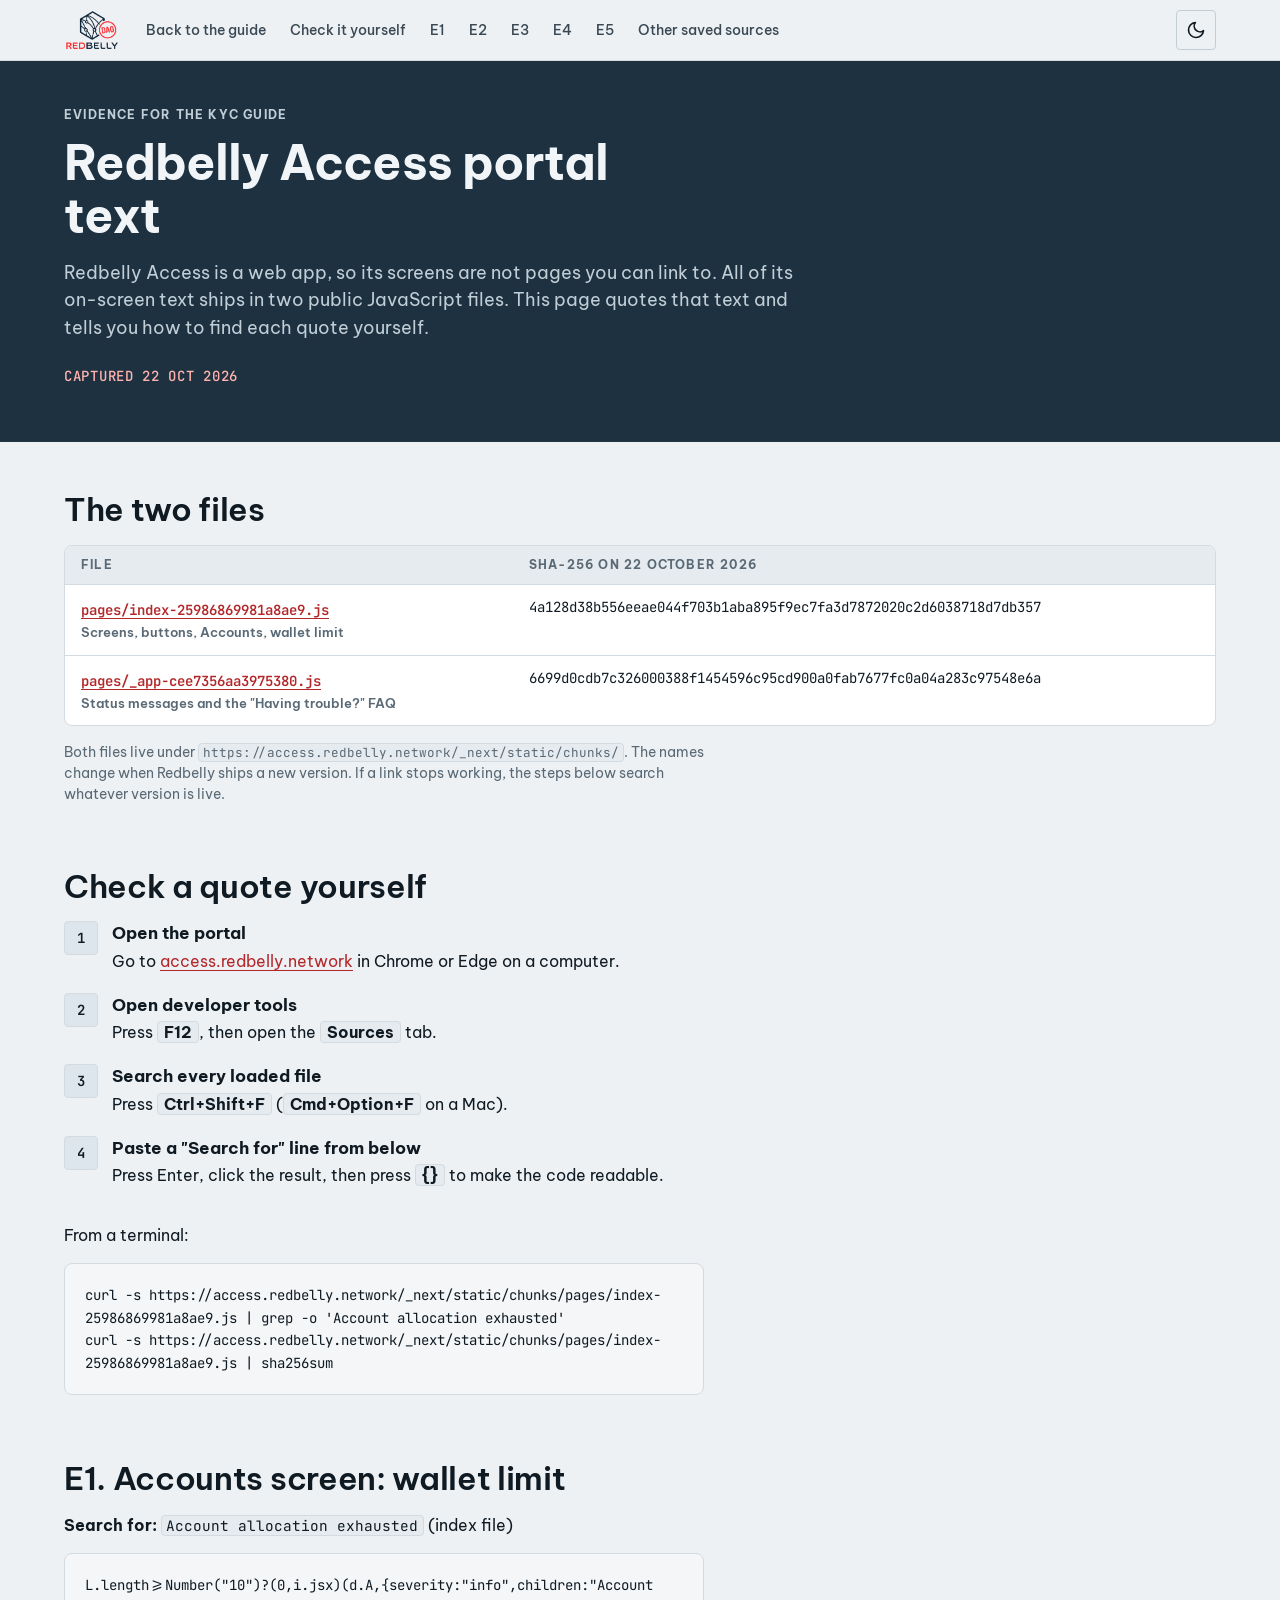
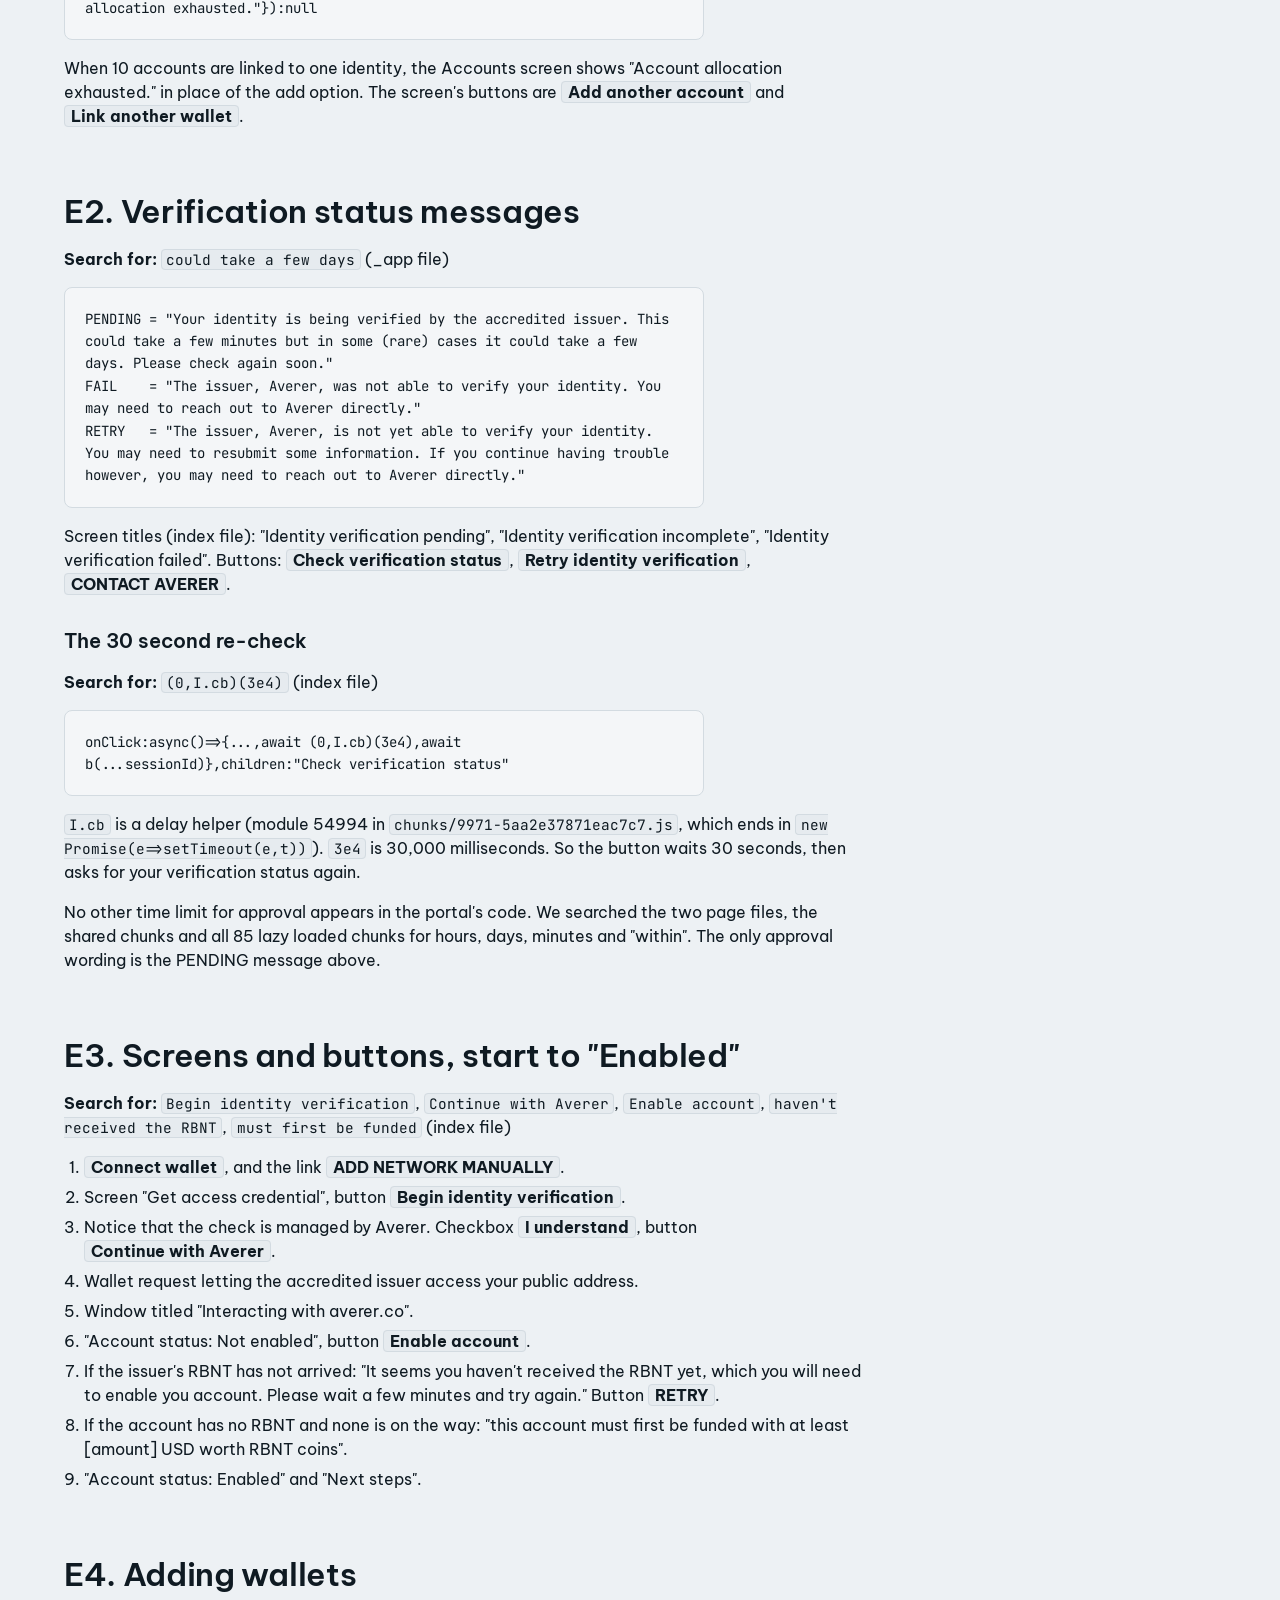
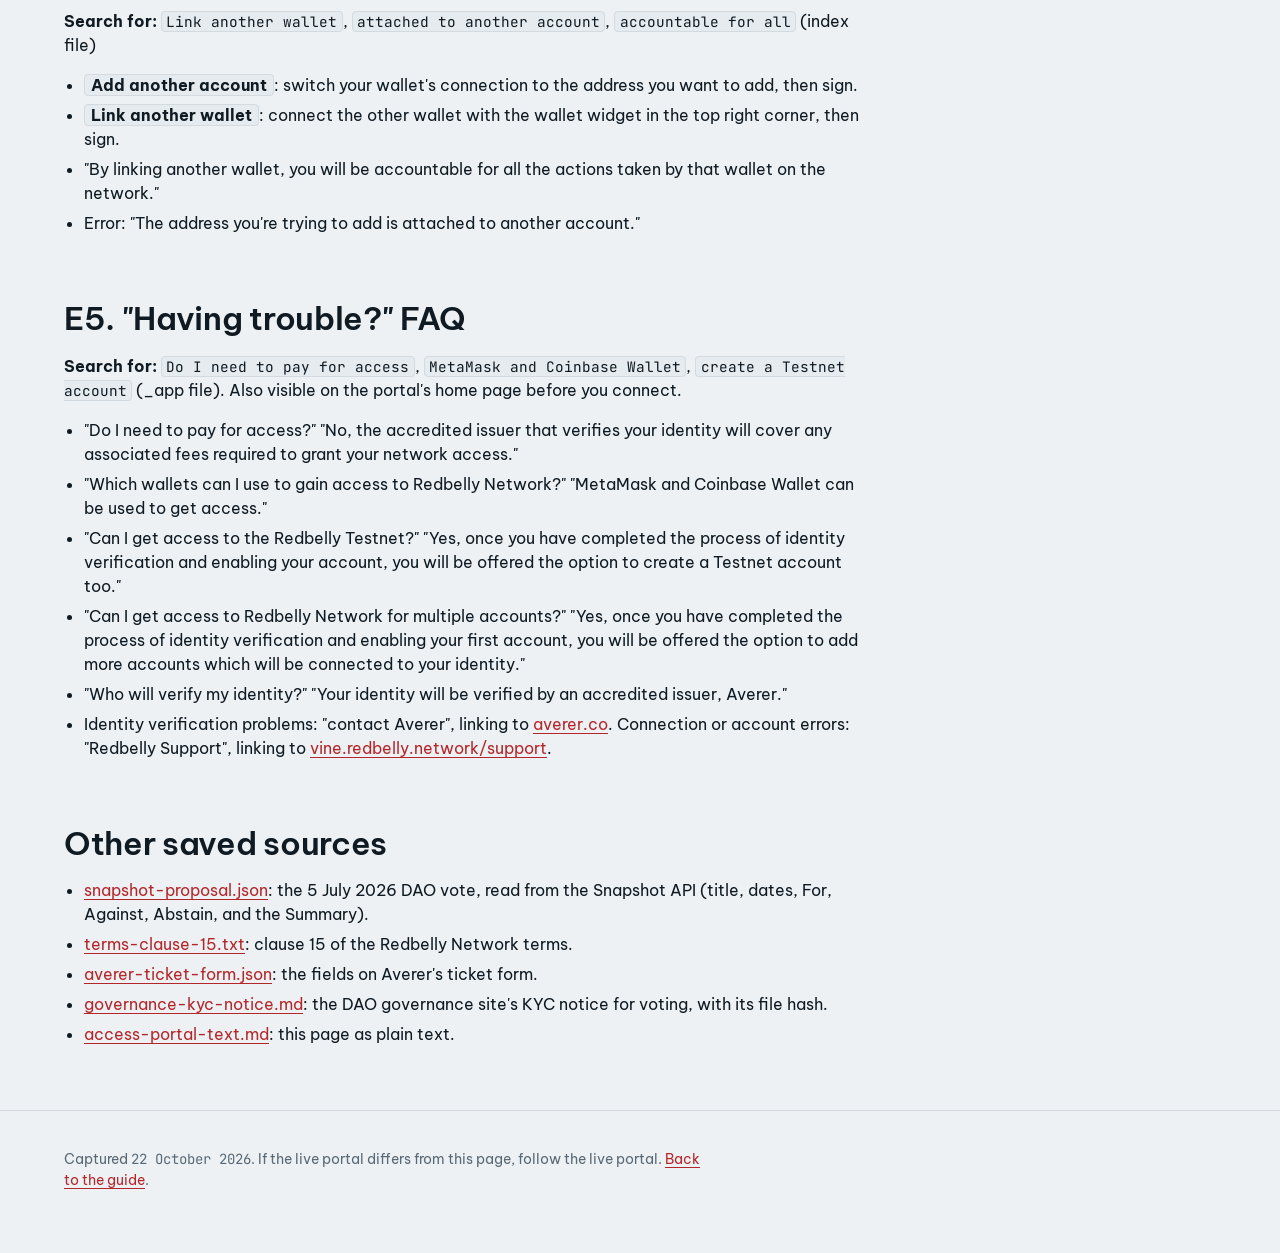
<file: evidence.html>
<!doctype html>
<html lang="en">
<head>
<meta charset="utf-8">
<meta name="viewport" content="width=device-width,initial-scale=1">
<title>KYC Explanation: portal evidence</title>
<meta name="description" content="The Redbelly Access on-screen text the KYC guide quotes, with file names, SHA-256 hashes and search strings so anyone can check it.">
<link rel="icon" type="image/png" sizes="32x32" href="img/favicon-32.png">
<link rel="icon" type="image/png" sizes="512x512" href="img/favicon-512.png">
<link rel="apple-touch-icon" href="img/apple-touch-icon.png">
<link rel="stylesheet" href="style.css">
<script>try{var t=localStorage.getItem("theme");if(t)document.documentElement.setAttribute("data-theme",t)}catch(e){}</script>
</head>
<body>
<header class="bar">
  <div class="bar-in">
    <a href="index.html" aria-label="Back to the guide">
      <img class="logo logo-for-dark" src="img/dao-logo-on-dark.png" alt="Redbelly DAO" width="56" height="40">
      <img class="logo logo-for-light" src="img/dao-logo-on-light.png" alt="Redbelly DAO" width="56" height="40">
    </a>
    <nav aria-label="Sections">
      <a href="index.html">Back to the guide</a>
      <a href="#check">Check it yourself</a>
      <a href="#e1">E1</a><a href="#e2">E2</a><a href="#e3">E3</a><a href="#e4">E4</a><a href="#e5">E5</a>
      <a href="#other">Other saved sources</a>
    </nav>
    <button class="theme" id="theme" type="button" aria-label="Switch to light theme" title="Switch to light theme">
      <svg class="i-sun" viewBox="0 0 24 24" fill="none" stroke="currentColor" stroke-width="2" stroke-linecap="round" stroke-linejoin="round" aria-hidden="true"><circle cx="12" cy="12" r="4"/><path d="M12 2v2M12 20v2M4.93 4.93l1.41 1.41M17.66 17.66l1.41 1.41M2 12h2M20 12h2M4.93 19.07l1.41-1.41M17.66 6.34l1.41-1.41"/></svg>
      <svg class="i-moon" viewBox="0 0 24 24" fill="none" stroke="currentColor" stroke-width="2" stroke-linecap="round" stroke-linejoin="round" aria-hidden="true"><path d="M21 12.79A9 9 0 1 1 11.21 3 7 7 0 0 0 21 12.79z"/></svg>
    </button>
  </div>
</header>

<div class="hero">
  <div class="hero-in">
    <p class="kicker">Evidence for the KYC guide</p>
    <h1>Redbelly Access portal text</h1>
    <p class="lead">Redbelly Access is a web app, so its screens are not pages you can link to. All of its on-screen text ships in two public JavaScript files. This page quotes that text and tells you how to find each quote yourself.</p>
    <p class="date">CAPTURED 22 OCT 2026</p>
  </div>
</div>

<main class="wrap">

<section id="files" aria-labelledby="files-title">
  <h2 id="files-title">The two files</h2>
  <div class="tbl">
  <table>
    <thead><tr><th scope="col">File</th><th scope="col">SHA-256 on 22 October 2026</th></tr></thead>
    <tbody>
      <tr><td><a class="mono small" href="https://access.redbelly.network/_next/static/chunks/pages/index-25986869981a8ae9.js">pages/index-25986869981a8ae9.js</a><small>Screens, buttons, Accounts, wallet limit</small></td><td class="mono small" style="overflow-wrap:anywhere">4a128d38b556eeae044f703b1aba895f9ec7fa3d7872020c2d6038718d7db357</td></tr>
      <tr><td><a class="mono small" href="https://access.redbelly.network/_next/static/chunks/pages/_app-cee7356aa3975380.js">pages/_app-cee7356aa3975380.js</a><small>Status messages and the "Having trouble?" FAQ</small></td><td class="mono small" style="overflow-wrap:anywhere">6699d0cdb7c326000388f1454596c95cd900a0fab7677fc0a04a283c97548e6a</td></tr>
    </tbody>
  </table>
  </div>
  <p class="small muted">Both files live under <code>https://access.redbelly.network/_next/static/chunks/</code>. The names change when Redbelly ships a new version. If a link stops working, the steps below search whatever version is live.</p>
</section>

<section id="check" aria-labelledby="check-title">
  <h2 id="check-title">Check a quote yourself</h2>
  <ol class="steps">
    <li><strong>Open the portal</strong>Go to <a href="https://access.redbelly.network/">access.redbelly.network</a> in Chrome or Edge on a computer.</li>
    <li><strong>Open developer tools</strong>Press <span class="ui">F12</span>, then open the <span class="ui">Sources</span> tab.</li>
    <li><strong>Search every loaded file</strong>Press <span class="ui">Ctrl+Shift+F</span> (<span class="ui">Cmd+Option+F</span> on a Mac).</li>
    <li><strong>Paste a "Search for" line from below</strong>Press Enter, click the result, then press <span class="ui">{}</span> to make the code readable.</li>
  </ol>
  <p>From a terminal:</p>
  <pre class="pin">curl -s https://access.redbelly.network/_next/static/chunks/pages/index-25986869981a8ae9.js | grep -o 'Account allocation exhausted'
curl -s https://access.redbelly.network/_next/static/chunks/pages/index-25986869981a8ae9.js | sha256sum</pre>
</section>

<section id="e1" aria-labelledby="e1-title">
  <h2 id="e1-title">E1. Accounts screen: wallet limit</h2>
  <p><strong>Search for:</strong> <code>Account allocation exhausted</code> (index file)</p>
  <pre class="pin">L.length&gt;=Number("10")?(0,i.jsx)(d.A,{severity:"info",children:"Account allocation exhausted."}):null</pre>
  <p>When 10 accounts are linked to one identity, the Accounts screen shows "Account allocation exhausted." in place of the add option. The screen's buttons are <span class="ui">Add another account</span> and <span class="ui">Link another wallet</span>.</p>
</section>

<section id="e2" aria-labelledby="e2-title">
  <h2 id="e2-title">E2. Verification status messages</h2>
  <p><strong>Search for:</strong> <code>could take a few days</code> (_app file)</p>
  <pre class="pin">PENDING = "Your identity is being verified by the accredited issuer. This could take a few minutes but in some (rare) cases it could take a few days. Please check again soon."
FAIL    = "The issuer, Averer, was not able to verify your identity. You may need to reach out to Averer directly."
RETRY   = "The issuer, Averer, is not yet able to verify your identity. You may need to resubmit some information. If you continue having trouble however, you may need to reach out to Averer directly."</pre>
  <p>Screen titles (index file): "Identity verification pending", "Identity verification incomplete", "Identity verification failed". Buttons: <span class="ui">Check verification status</span>, <span class="ui">Retry identity verification</span>, <span class="ui">CONTACT AVERER</span>.</p>
  <h3>The 30 second re-check</h3>
  <p><strong>Search for:</strong> <code>(0,I.cb)(3e4)</code> (index file)</p>
  <pre class="pin">onClick:async()=&gt;{...,await (0,I.cb)(3e4),await b(...sessionId)},children:"Check verification status"</pre>
  <p><code>I.cb</code> is a delay helper (module 54994 in <code>chunks/9971-5aa2e37871eac7c7.js</code>, which ends in <code>new Promise(e=&gt;setTimeout(e,t))</code>). <code>3e4</code> is 30,000 milliseconds. So the button waits 30 seconds, then asks for your verification status again.</p>
  <p>No other time limit for approval appears in the portal's code. We searched the two page files, the shared chunks and all 85 lazy loaded chunks for hours, days, minutes and "within". The only approval wording is the PENDING message above.</p>
</section>

<section id="e3" aria-labelledby="e3-title">
  <h2 id="e3-title">E3. Screens and buttons, start to "Enabled"</h2>
  <p><strong>Search for:</strong> <code>Begin identity verification</code>, <code>Continue with Averer</code>, <code>Enable account</code>, <code>haven't received the RBNT</code>, <code>must first be funded</code> (index file)</p>
  <ol>
    <li><span class="ui">Connect wallet</span>, and the link <span class="ui">ADD NETWORK MANUALLY</span>.</li>
    <li>Screen "Get access credential", button <span class="ui">Begin identity verification</span>.</li>
    <li>Notice that the check is managed by Averer. Checkbox <span class="ui">I understand</span>, button <span class="ui">Continue with Averer</span>.</li>
    <li>Wallet request letting the accredited issuer access your public address.</li>
    <li>Window titled "Interacting with averer.co".</li>
    <li>"Account status: Not enabled", button <span class="ui">Enable account</span>.</li>
    <li>If the issuer's RBNT has not arrived: "It seems you haven't received the RBNT yet, which you will need to enable you account. Please wait a few minutes and try again." Button <span class="ui">RETRY</span>.</li>
    <li>If the account has no RBNT and none is on the way: "this account must first be funded with at least [amount] USD worth RBNT coins".</li>
    <li>"Account status: Enabled" and "Next steps".</li>
  </ol>
</section>

<section id="e4" aria-labelledby="e4-title">
  <h2 id="e4-title">E4. Adding wallets</h2>
  <p><strong>Search for:</strong> <code>Link another wallet</code>, <code>attached to another account</code>, <code>accountable for all</code> (index file)</p>
  <ul>
    <li><span class="ui">Add another account</span>: switch your wallet's connection to the address you want to add, then sign.</li>
    <li><span class="ui">Link another wallet</span>: connect the other wallet with the wallet widget in the top right corner, then sign.</li>
    <li>"By linking another wallet, you will be accountable for all the actions taken by that wallet on the network."</li>
    <li>Error: "The address you're trying to add is attached to another account."</li>
  </ul>
</section>

<section id="e5" aria-labelledby="e5-title">
  <h2 id="e5-title">E5. "Having trouble?" FAQ</h2>
  <p><strong>Search for:</strong> <code>Do I need to pay for access</code>, <code>MetaMask and Coinbase Wallet</code>, <code>create a Testnet account</code> (_app file). Also visible on the portal's home page before you connect.</p>
  <ul>
    <li>"Do I need to pay for access?" "No, the accredited issuer that verifies your identity will cover any associated fees required to grant your network access."</li>
    <li>"Which wallets can I use to gain access to Redbelly Network?" "MetaMask and Coinbase Wallet can be used to get access."</li>
    <li>"Can I get access to the Redbelly Testnet?" "Yes, once you have completed the process of identity verification and enabling your account, you will be offered the option to create a Testnet account too."</li>
    <li>"Can I get access to Redbelly Network for multiple accounts?" "Yes, once you have completed the process of identity verification and enabling your first account, you will be offered the option to add more accounts which will be connected to your identity."</li>
    <li>"Who will verify my identity?" "Your identity will be verified by an accredited issuer, Averer."</li>
    <li>Identity verification problems: "contact Averer", linking to <a href="https://www.averer.co/">averer.co</a>. Connection or account errors: "Redbelly Support", linking to <a href="https://vine.redbelly.network/support">vine.redbelly.network/support</a>.</li>
  </ul>
</section>

<section id="other" aria-labelledby="other-title">
  <h2 id="other-title">Other saved sources</h2>
  <ul>
    <li><a href="evidence/snapshot-proposal.json">snapshot-proposal.json</a>: the 5 July 2026 DAO vote, read from the Snapshot API (title, dates, For, Against, Abstain, and the Summary).</li>
    <li><a href="evidence/terms-clause-15.txt">terms-clause-15.txt</a>: clause 15 of the Redbelly Network terms.</li>
    <li><a href="evidence/averer-ticket-form.json">averer-ticket-form.json</a>: the fields on Averer's ticket form.</li>
    <li><a href="evidence/governance-kyc-notice.md">governance-kyc-notice.md</a>: the DAO governance site's KYC notice for voting, with its file hash.</li>
    <li><a href="evidence/access-portal-text.md">access-portal-text.md</a>: this page as plain text.</li>
  </ul>
</section>

</main>
<footer><p>Captured <span class="mono">22 October 2026</span>. If the live portal differs from this page, follow the live portal. <a href="index.html">Back to the guide</a>.</p></footer>
<script>
(function(){
  var root=document.documentElement,btn=document.getElementById("theme");
  function isDark(){var t=root.getAttribute("data-theme");return t?t==="dark":!window.matchMedia("(prefers-color-scheme: light)").matches}
  function label(){var d=isDark(),l=d?"Switch to light theme":"Switch to dark theme";btn.setAttribute("aria-label",l);btn.title=l;btn.classList.toggle("is-light",!d)}
  label();
  btn.addEventListener("click",function(){var n=isDark()?"light":"dark";root.setAttribute("data-theme",n);try{localStorage.setItem("theme",n)}catch(e){}label()});
})();
</script>
</body>
</html>
</file>
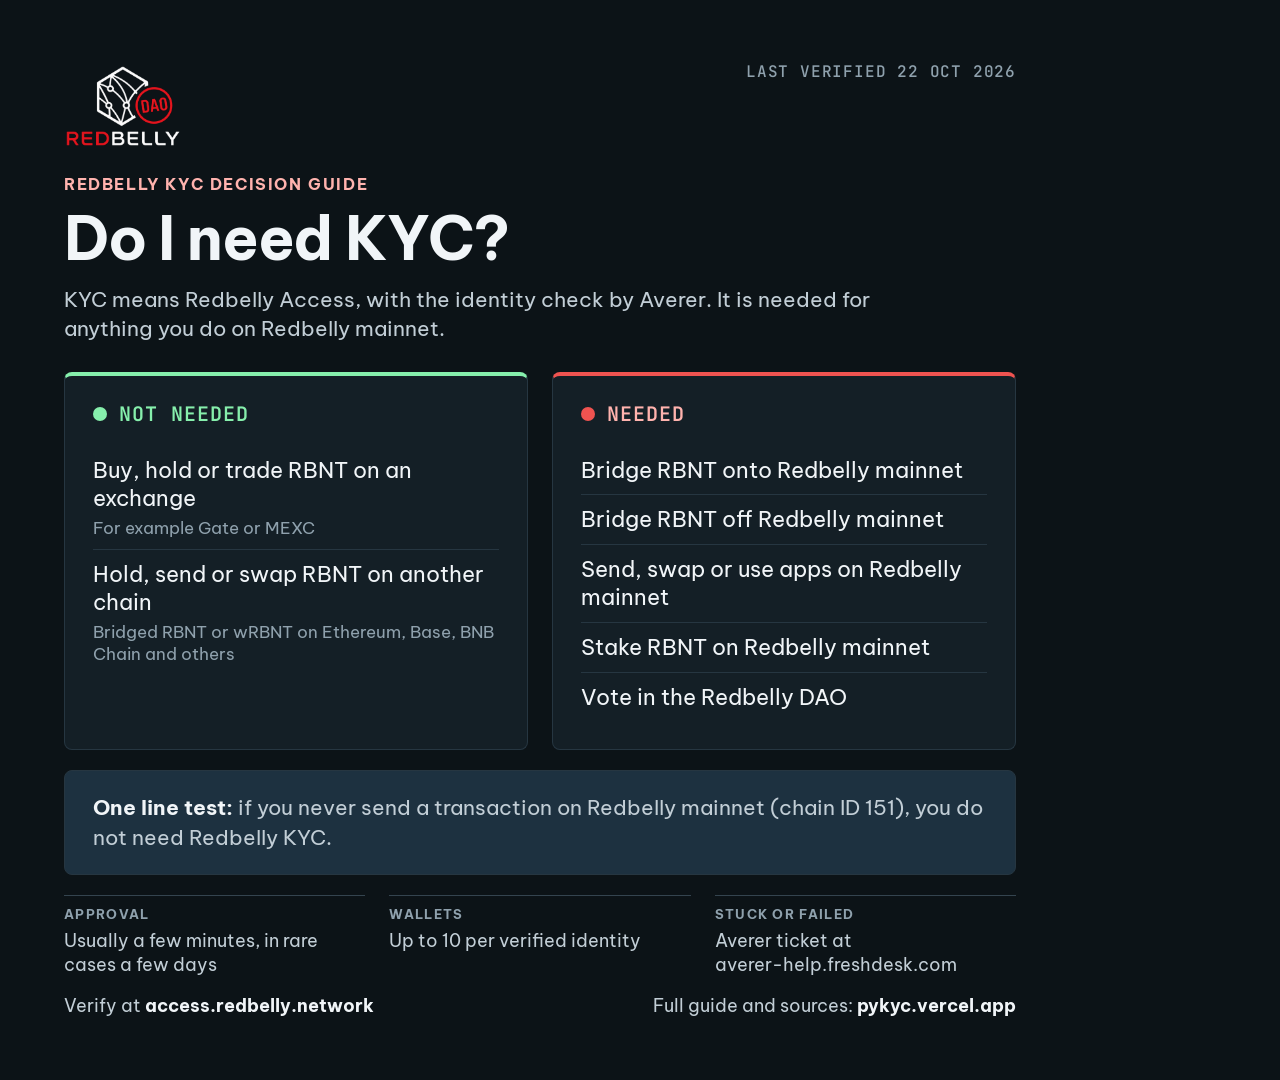
<file: src/decision-guide.html>
<!doctype html>
<html lang="en">
<head>
<meta charset="utf-8">
<title>Decision guide source</title>
<!-- Editable source for decision-guide.png (1080 x 1080). Rebuild with: node scripts/build.mjs -->
<style>
@font-face{font-family:"Be Vietnam Pro";src:url(../fonts/BeVietnamPro-Regular.ttf);font-weight:400}
@font-face{font-family:"Be Vietnam Pro";src:url(../fonts/BeVietnamPro-SemiBold.ttf);font-weight:600}
@font-face{font-family:"Be Vietnam Pro";src:url(../fonts/BeVietnamPro-Bold.ttf);font-weight:700}
@font-face{font-family:"JetBrains Mono";src:url(../fonts/JetBrainsMono.ttf);font-weight:100 800}
*{box-sizing:border-box;margin:0}
html,body{width:1080px;height:1080px}
body{background:#0c1317;color:#f1f5f8;font-family:"Be Vietnam Pro",sans-serif;padding:64px;display:flex;flex-direction:column}
.top{display:flex;justify-content:space-between;align-items:flex-start}
.top img{height:84px}
.kick{font:700 16px/1 "Be Vietnam Pro";letter-spacing:.1em;text-transform:uppercase;color:#ffb3ae;margin-top:28px}
h1{font-size:60px;line-height:1.08;font-weight:700;letter-spacing:-.02em;margin-top:14px}
.sub{font-size:21px;color:#c2ced6;margin-top:14px;max-width:880px;line-height:1.4}
.cols{display:grid;grid-template-columns:1fr 1fr;gap:24px;margin-top:28px}
.col{background:#141f26;border:1px solid #263641;border-radius:8px;padding:28px}
.st{display:flex;align-items:center;gap:12px;font:600 20px/1 "JetBrains Mono";letter-spacing:.05em;text-transform:uppercase}
.st i{width:14px;height:14px;border-radius:9999px;display:block}
.not .st{color:#86EFAC}.not .st i{background:#86EFAC}
.need .st{color:#ffb3ae}.need .st i{background:#EF5350}
.need{border-top:4px solid #EF5350}.not{border-top:4px solid #86EFAC}
ul{list-style:none;padding:0;margin-top:22px}
li{font-size:22px;line-height:1.3;padding:10px 0;border-top:1px solid #263641}
li:first-child{border-top:0}
li small{display:block;font-size:17px;color:#8fa1ad;margin-top:4px}
.test{margin-top:20px;background:#1d3140;border:1px solid #263641;border-radius:8px;padding:22px 28px;font-size:21px;line-height:1.4;color:#c2ced6}
.test b{color:#f1f5f8}
.facts{display:grid;grid-template-columns:repeat(3,1fr);gap:24px;margin-top:20px}
.facts div{border-top:1px solid #34444f;padding-top:12px;font-size:18px;line-height:1.35;color:#c2ced6}
.facts .l{font:700 13px/1 "Be Vietnam Pro";letter-spacing:.1em;text-transform:uppercase;color:#8fa1ad;margin-bottom:8px}
.foot{margin-top:auto !important;padding-top:16px;display:flex;justify-content:space-between;align-items:flex-end;margin-top:28px;font-size:18px;color:#c2ced6}
.foot b{color:#f1f5f8}
.date{font:500 16px/1 "JetBrains Mono";letter-spacing:.05em;color:#8fa1ad}
</style>
</head>
<body>
<div class="top"><img src="../img/dao-logo-on-dark.png" alt="Redbelly DAO"><span class="date">LAST VERIFIED 22 OCT 2026</span></div>
<p class="kick">Redbelly KYC decision guide</p>
<h1>Do I need KYC?</h1>
<p class="sub">KYC means Redbelly Access, with the identity check by Averer. It is needed for anything you do on Redbelly mainnet.</p>
<div class="cols">
  <div class="col not">
    <p class="st"><i></i>Not needed</p>
    <ul>
      <li>Buy, hold or trade RBNT on an exchange<small>For example Gate or MEXC</small></li>
      <li>Hold, send or swap RBNT on another chain<small>Bridged RBNT or wRBNT on Ethereum, Base, BNB Chain and others</small></li>
    </ul>
  </div>
  <div class="col need">
    <p class="st"><i></i>Needed</p>
    <ul>
      <li>Bridge RBNT onto Redbelly mainnet</li>
      <li>Bridge RBNT off Redbelly mainnet</li>
      <li>Send, swap or use apps on Redbelly mainnet</li>
      <li>Stake RBNT on Redbelly mainnet</li>
      <li>Vote in the Redbelly DAO</li>
    </ul>
  </div>
</div>
<p class="test"><b>One line test:</b> if you never send a transaction on Redbelly mainnet (chain ID 151), you do not need Redbelly KYC.</p>
<div class="facts">
  <div><p class="l">Approval</p>Usually a few minutes, in rare cases a few days</div>
  <div><p class="l">Wallets</p>Up to 10 per verified identity</div>
  <div><p class="l">Stuck or failed</p>Averer ticket at<br><span style="white-space:nowrap">averer-help.freshdesk.com</span></div>
</div>
<div class="foot"><span>Verify at <b>access.redbelly.network</b></span><span>Full guide and sources: <b>pykyc.vercel.app</b></span></div>
</body>
</html>
</file>
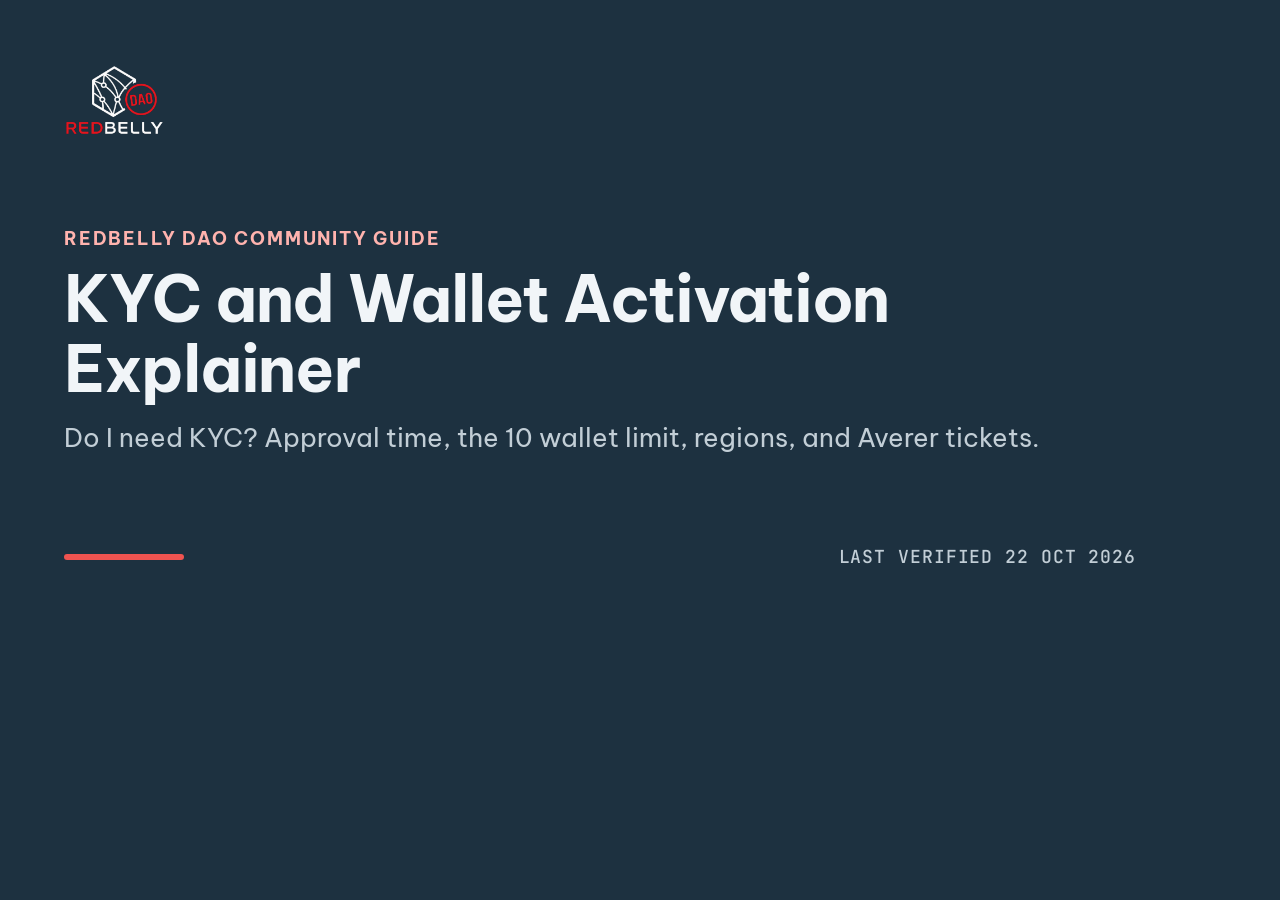
<file: src/og.html>
<!doctype html>
<html lang="en">
<head>
<meta charset="utf-8">
<title>Link preview source</title>
<!-- Editable source for img/og.png (1200 x 630, Discord embed and Open Graph). Rebuild with: node scripts/build.mjs -->
<style>
@font-face{font-family:"Be Vietnam Pro";src:url(../fonts/BeVietnamPro-Regular.ttf);font-weight:400}
@font-face{font-family:"Be Vietnam Pro";src:url(../fonts/BeVietnamPro-Bold.ttf);font-weight:700}
@font-face{font-family:"JetBrains Mono";src:url(../fonts/JetBrainsMono.ttf);font-weight:100 800}
*{box-sizing:border-box;margin:0}
html,body{width:1200px;height:630px}
body{background:#1d3140;color:#f1f5f8;font-family:"Be Vietnam Pro",sans-serif;padding:64px;display:flex;flex-direction:column;justify-content:space-between}
img{height:72px;align-self:flex-start}
.kick{font:700 18px/1 "Be Vietnam Pro";letter-spacing:.1em;text-transform:uppercase;color:#ffb3ae}
h1{font-size:64px;line-height:1.08;font-weight:700;letter-spacing:-.02em;margin-top:16px;max-width:900px}
p.sub{font-size:26px;color:#c2ced6;margin-top:18px}
.date{font:500 18px/1 "JetBrains Mono";letter-spacing:.05em;color:#c2ced6}
.bar{height:6px;width:120px;background:#EF5350;border-radius:4px}
</style>
</head>
<body>
<img src="../img/dao-logo-on-dark.png" alt="Redbelly DAO">
<div>
  <p class="kick">Redbelly DAO community guide</p>
  <h1>KYC and Wallet Activation Explainer</h1>
  <p class="sub">Do I need KYC? Approval time, the 10 wallet limit, regions, and Averer tickets.</p>
</div>
<div style="display:flex;justify-content:space-between;align-items:center"><div class="bar"></div><span class="date">LAST VERIFIED 22 OCT 2026</span></div>
</body>
</html>
</file>
<file: style.css>
/* Redbelly DAO Task Board brand tokens (taskboard.redbellydao.network/brand). Dark is the default. */
@font-face{font-family:"Be Vietnam Pro";src:url(fonts/BeVietnamPro-Regular.ttf) format("truetype");font-weight:400;font-display:swap}
@font-face{font-family:"Be Vietnam Pro";src:url(fonts/BeVietnamPro-Medium.ttf) format("truetype");font-weight:500;font-display:swap}
@font-face{font-family:"Be Vietnam Pro";src:url(fonts/BeVietnamPro-SemiBold.ttf) format("truetype");font-weight:600;font-display:swap}
@font-face{font-family:"Be Vietnam Pro";src:url(fonts/BeVietnamPro-Bold.ttf) format("truetype");font-weight:700;font-display:swap}
@font-face{font-family:"JetBrains Mono";src:url(fonts/JetBrainsMono.ttf) format("truetype");font-weight:100 800;font-display:swap}

:root{
  color-scheme:dark;
  --surface:#0c1317; --background-deep:#0a1014; --well:#070c0f;
  --container:#17222a; --container-high:#223039;
  --slate:#141f26; --steel:#1d3140; --edge:#263641;
  --text:#f1f5f8; --text-2:#c2ced6; --muted:#8fa1ad; --outline-variant:#34444f;
  --brand:#EF5350; --brand-hover:#f95a56; --on-brand:#ffffff; --accent:#ffb3ae;
  --ok:#86EFAC; --warn:#FCD34D;
  --font-sans:"Be Vietnam Pro",ui-sans-serif,system-ui,sans-serif;
  --font-mono:"JetBrains Mono",ui-monospace,monospace;
  --r:4px; --r-lg:8px;
}
@media (prefers-color-scheme:light){
  :root:not([data-theme="dark"]){
    color-scheme:light;
    --surface:#EDF1F4; --background-deep:#EDF1F4; --well:#F4F6F8;
    --container:#E6EBEF; --container-high:#DAE1E7;
    --slate:#FFFFFF; --steel:#DDE6ED; --edge:#D3DBE1;
    --text:#0F1A22; --text-2:#394853; --muted:#596975; --outline-variant:#C3CDD4;
    --brand-hover:#D93E3B; --accent:#B3272A; --ok:#15803D; --warn:#A16207;
  }
}
:root[data-theme="light"]{
  color-scheme:light;
  --surface:#EDF1F4; --background-deep:#EDF1F4; --well:#F4F6F8;
  --container:#E6EBEF; --container-high:#DAE1E7;
  --slate:#FFFFFF; --steel:#DDE6ED; --edge:#D3DBE1;
  --text:#0F1A22; --text-2:#394853; --muted:#596975; --outline-variant:#C3CDD4;
  --brand-hover:#D93E3B; --accent:#B3272A; --ok:#15803D; --warn:#A16207;
}

*{box-sizing:border-box}
html{scroll-behavior:smooth;scroll-padding-top:72px;-webkit-text-size-adjust:100%}
@media (prefers-reduced-motion:reduce){html{scroll-behavior:auto}}
body{margin:0;background:var(--surface);color:var(--text);font:400 16px/1.5 var(--font-sans)}
a{color:var(--accent);text-underline-offset:3px}
a:hover{text-decoration-thickness:2px}
:focus-visible{outline:2px solid var(--brand);outline-offset:2px}
.mono,code,.sid,.date{font-family:var(--font-mono)}
code{font-size:.9em;background:var(--container);border:1px solid var(--edge);border-radius:var(--r);padding:0 .3em;overflow-wrap:anywhere}
.skip{position:absolute;left:-999px;top:8px;background:var(--brand);color:var(--on-brand);padding:8px 12px;border-radius:var(--r);z-index:60}
.skip:focus{left:16px}

/* Top bar */
.bar{position:sticky;top:0;z-index:40;background:color-mix(in srgb,var(--surface) 88%,transparent);backdrop-filter:blur(16px);-webkit-backdrop-filter:blur(16px);border-bottom:1px solid var(--edge)}
.bar-in{max-width:1280px;margin:0 auto;padding:10px 16px;display:flex;align-items:center;gap:16px}
.bar .logo{height:40px;width:auto;display:block}
.bar nav{display:flex;gap:4px;overflow-x:auto;flex:1;scrollbar-width:none}
.bar nav::-webkit-scrollbar{display:none}
.bar nav a{color:var(--text-2);text-decoration:none;font-size:14px;font-weight:500;padding:6px 10px;border-radius:var(--r);white-space:nowrap}
.bar nav a:hover,.bar nav a.active{color:var(--text);background:var(--container)}
.theme{flex:none;width:40px;height:40px;display:grid;place-items:center;color:var(--text);background:transparent;border:1px solid var(--outline-variant);border-radius:var(--r);padding:0;cursor:pointer}
.theme svg{width:20px;height:20px;display:block}
.theme .i-moon,.theme.is-light .i-sun{display:none}
.theme.is-light .i-moon{display:block}
.theme:hover{border-color:var(--brand);color:var(--accent)}
.bar .logo-for-light{display:none}
@media (prefers-color-scheme:light){:root:not([data-theme="dark"]) .bar .logo-for-dark{display:none}:root:not([data-theme="dark"]) .bar .logo-for-light{display:block}}
:root[data-theme="light"] .bar .logo-for-dark{display:none}
:root[data-theme="light"] .bar .logo-for-light{display:block}

/* Hero band stays dark steel in both themes, as the brand kit asks. */
.hero{background:#1d3140;color:#f1f5f8;border-bottom:1px solid #263641}
.hero-in{max-width:1280px;margin:0 auto;padding:48px 16px 40px}
.hero .kicker{font:700 12px/1 var(--font-sans);letter-spacing:.1em;text-transform:uppercase;color:#c2ced6;margin:0 0 16px}
.hero h1{font-size:clamp(32px,6vw,48px);line-height:1.1;font-weight:700;letter-spacing:-.02em;margin:0 0 16px;max-width:18ch}
.hero p.lead{font-size:18px;line-height:1.55;color:#c2ced6;max-width:62ch;margin:0 0 24px}
.hero .date{font-size:14px;font-weight:500;letter-spacing:.05em;color:#ffb3ae}
.hero .actions{display:flex;flex-wrap:wrap;gap:8px;margin-top:24px}
.btn{display:inline-block;font:700 15px/1 var(--font-sans);padding:12px 16px;border-radius:var(--r);text-decoration:none;white-space:nowrap;border:1px solid transparent}
.btn.primary{background:var(--brand);color:var(--on-brand)}
.btn.primary:hover{background:var(--brand-hover)}
.btn.ghost{color:inherit;border-color:#34444f}
.btn.ghost:hover{border-color:var(--brand)}
main .btn.ghost{border-color:var(--outline-variant);color:var(--text)}

/* Layout */
.wrap{max-width:1280px;margin:0 auto;padding:0 16px}
@media (min-width:900px){.wrap,.hero-in,.bar-in{padding-left:64px;padding-right:64px}}
section{padding:48px 0 0}
.part{font:700 12px/1 var(--font-sans);letter-spacing:.1em;text-transform:uppercase;color:var(--accent);margin:0 0 8px}
h2{font-size:32px;line-height:1.2;font-weight:600;letter-spacing:-.01em;margin:0 0 16px}
.h-small{font-size:20px;margin-bottom:12px}
h3{font-size:20px;line-height:1.3;font-weight:600;margin:32px 0 8px}
p,li{max-width:72ch}
.lead2{font-size:18px;line-height:1.55;color:var(--text-2)}
.answer{font-size:18px;font-weight:600;line-height:1.5;margin:0 0 12px;max-width:65ch}
ul,ol{padding-left:20px}
li{margin:6px 0}
.muted{color:var(--muted)}
.small{font-size:14px}

/* Cards: tonal depth, 1px edge, no shadows */
.card{background:var(--slate);border:1px solid var(--edge);border-radius:var(--r-lg);padding:20px}
.card>h3:first-child{margin-top:0}
.grid2{display:grid;gap:16px;grid-template-columns:1fr}
@media (min-width:760px){.grid2{grid-template-columns:1fr 1fr}}
.rule-card{border-top:3px solid var(--ok)}
.rule-card.net{border-top-color:var(--brand)}
.label{font:700 12px/1 var(--font-sans);letter-spacing:.1em;text-transform:uppercase;color:var(--muted);margin:0 0 8px}
.big{font-size:20px;font-weight:700;margin:0 0 8px}
.note{background:var(--slate);border:1px solid var(--edge);border-left:3px solid var(--warn);border-radius:var(--r);padding:12px 16px;margin:16px 0;max-width:80ch}
.warnbox{border-left-color:var(--brand)}

/* Status: dot plus a mono label, never a filled pill */
.st{display:inline-flex;align-items:center;gap:8px;font:500 14px/1.2 var(--font-mono);letter-spacing:.05em;text-transform:uppercase;white-space:nowrap}
.st::before{content:"";width:8px;height:8px;border-radius:9999px;background:currentColor;flex:none}
.st.need{color:var(--accent)}
.st.need::before{background:var(--brand)}
.st.not{color:var(--ok)}
.st.unc{color:var(--warn)}

/* Tables */
.tbl{overflow-x:auto;margin:16px 0;border:1px solid var(--edge);border-radius:var(--r-lg);background:var(--slate)}
table{border-collapse:collapse;width:100%;min-width:620px}
th,td{text-align:left;vertical-align:top;padding:12px 16px;border-top:1px solid var(--edge)}
thead th{border-top:0;font:700 12px/1.2 var(--font-sans);letter-spacing:.1em;text-transform:uppercase;color:var(--muted);background:var(--container)}
tr.group td{background:var(--container);font-weight:700;font-size:14px;color:var(--text-2)}
td small{display:block;color:var(--muted);font-size:13px;margin-top:2px}
td:first-child{font-weight:600}
dl.kv{display:grid;grid-template-columns:max-content 1fr;gap:6px 16px;margin:8px 0 0}
dl.kv dt{color:var(--muted);font-size:14px}
dl.kv dd{margin:0;font-family:var(--font-mono);font-size:14px;overflow-wrap:anywhere}

/* On phones the tables become stacked cards so nothing scrolls sideways */
@media (max-width:640px){
  .tbl.stack{overflow:visible;border:0;background:transparent}
  .tbl.stack table{min-width:0}
  .tbl.stack thead{position:absolute;width:1px;height:1px;overflow:hidden;clip:rect(0 0 0 0)}
  .tbl.stack tr{display:block;background:var(--slate);border:1px solid var(--edge);border-radius:var(--r-lg);margin:0 0 8px;padding:12px 16px}
  .tbl.stack td{display:block;border:0;padding:4px 0}
  .tbl.stack tr.group{background:transparent;border:0;padding:12px 0 0;margin:0}
  .tbl.stack tr.group td{background:transparent;font:700 12px/1.2 var(--font-sans);letter-spacing:.1em;text-transform:uppercase;color:var(--muted)}
  .tbl.stack td[data-l]::before{content:attr(data-l);display:block;font:700 11px/1.2 var(--font-sans);letter-spacing:.1em;text-transform:uppercase;color:var(--muted);margin:6px 0 2px}
}

/* Citations */
sup.c{font:500 11px/1 var(--font-mono);margin-left:2px;white-space:nowrap}
sup.c a{text-decoration:none;color:var(--muted);border:1px solid var(--outline-variant);border-radius:var(--r);padding:1px 4px}
sup.c a:hover{color:var(--accent);border-color:var(--accent)}

/* Steps */
ol.steps{list-style:none;padding:0;counter-reset:s;max-width:80ch}
ol.steps>li{counter-increment:s;position:relative;padding:0 0 20px 48px;margin:0;max-width:none}
ol.steps>li::before{content:counter(s);position:absolute;left:0;top:0;width:32px;height:32px;border-radius:var(--r);background:var(--steel);border:1px solid var(--edge);display:grid;place-items:center;font:600 14px var(--font-mono);color:var(--text)}
ol.steps>li>strong{display:block;font-size:17px;margin-bottom:2px}
.ui{font-weight:700;color:var(--text);background:var(--container);border:1px solid var(--edge);border-radius:var(--r);padding:0 6px;white-space:nowrap}
.chips{display:flex;flex-wrap:wrap;gap:6px;padding:0;list-style:none;margin:12px 0}
.chips li{margin:0;font-size:14px;background:var(--container);border:1px solid var(--edge);border-radius:var(--r);padding:2px 8px}

/* Pin */
pre.pin{white-space:pre-wrap;overflow-wrap:anywhere;background:var(--well);border:1px solid var(--edge);border-radius:var(--r-lg);padding:20px;font:400 14px/1.6 var(--font-mono);color:var(--text);max-width:80ch;margin:16px 0}
.copy{font:700 14px var(--font-sans);background:var(--brand);color:var(--on-brand);border:0;border-radius:var(--r);padding:10px 14px;cursor:pointer}
.copy:hover{background:var(--brand-hover)}
img.guide{width:100%;max-width:540px;height:auto;border:1px solid var(--edge);border-radius:var(--r-lg);display:block}

/* Sources */
ol.src{list-style:none;padding:0;margin:16px 0;max-width:none;border-top:1px solid var(--edge)}
ol.src li{display:grid;grid-template-columns:56px 1fr;gap:4px 16px;padding:14px 0;border-bottom:1px solid var(--edge);margin:0;max-width:none}
ol.src li:target{background:var(--container)}
ol.src .sid{font-weight:600;color:var(--accent);font-size:14px}
ol.src .what{color:var(--text-2);font-size:14px;display:block;margin-top:2px}
ol.src a{overflow-wrap:anywhere}
.kind{font:600 11px/1 var(--font-mono);letter-spacing:.05em;color:var(--muted);border:1px solid var(--outline-variant);border-radius:var(--r);padding:2px 5px;margin-left:6px;vertical-align:1px}

footer{max-width:1280px;margin:64px auto 0;padding:24px 16px 48px;border-top:1px solid var(--edge);color:var(--muted);font-size:14px}
@media (min-width:900px){footer{padding-left:64px;padding-right:64px}}

.to-top{position:fixed;right:16px;bottom:16px;width:44px;height:44px;display:grid;place-items:center;opacity:0;pointer-events:none;transition:opacity .2s;background:var(--slate);color:var(--text);border:1px solid var(--edge);border-radius:var(--r);padding:0;cursor:pointer}
.to-top:hover{border-color:var(--brand);color:var(--accent)}
.to-top svg{width:20px;height:20px;display:block}
.to-top.show{opacity:1;pointer-events:auto}

/* Print and PDF: light theme, no chrome */
@media print{
  :root{color-scheme:light;--surface:#fff;--well:#F4F6F8;--container:#EEF2F5;--slate:#fff;--steel:#DDE6ED;--edge:#D3DBE1;--text:#0F1A22;--text-2:#394853;--muted:#596975;--outline-variant:#C3CDD4;--accent:#B3272A;--ok:#15803D;--warn:#A16207}
  body{font-size:11pt}
  .bar,.theme,.to-top,.copy,.hero .actions,.noprint{display:none !important}
  .hero{-webkit-print-color-adjust:exact;print-color-adjust:exact}
  .hero-in{padding:28px 24px}
  .wrap{padding:0 8px}
  section{padding-top:24px;break-before:auto}
  h2,h3{break-after:avoid}
  .card,tr,ol.steps>li,ol.src li{break-inside:avoid}
  .tbl{overflow:visible}
  table{min-width:0}
  a{color:var(--accent)}
}
</file>
